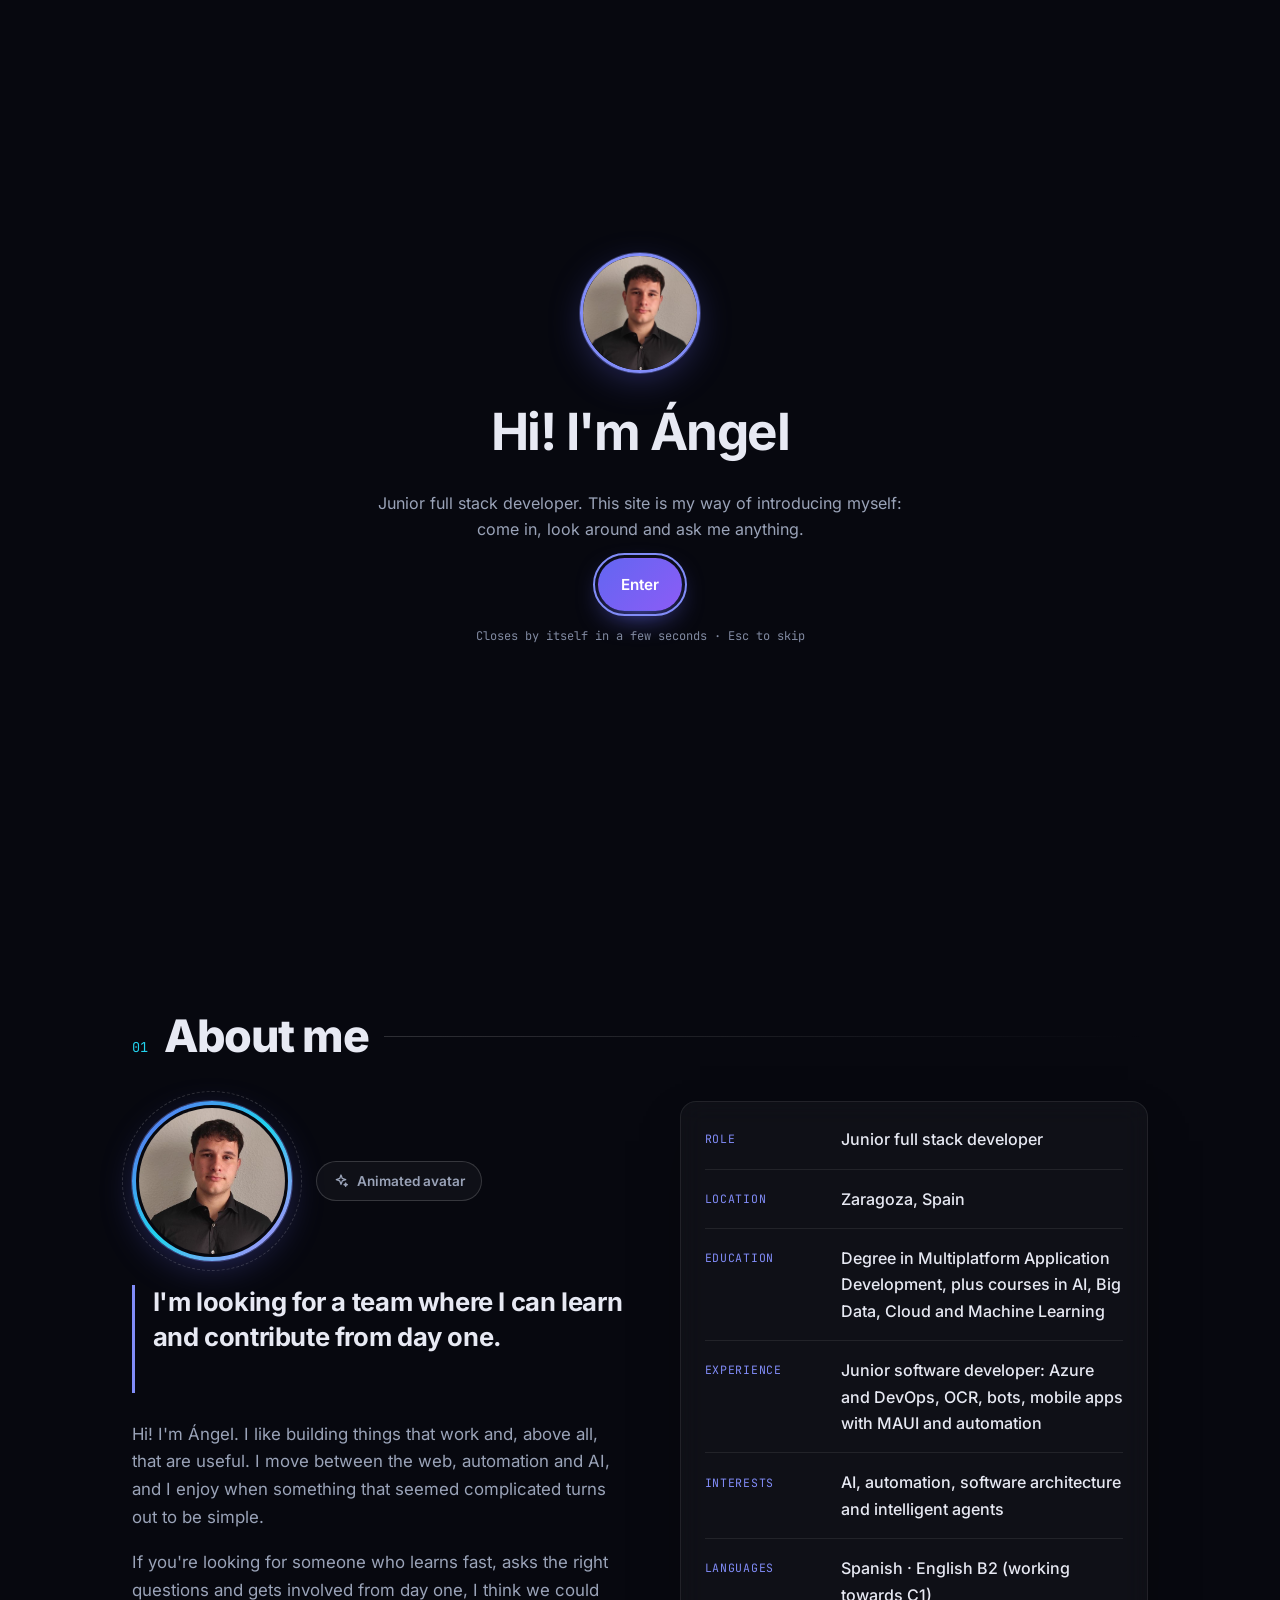
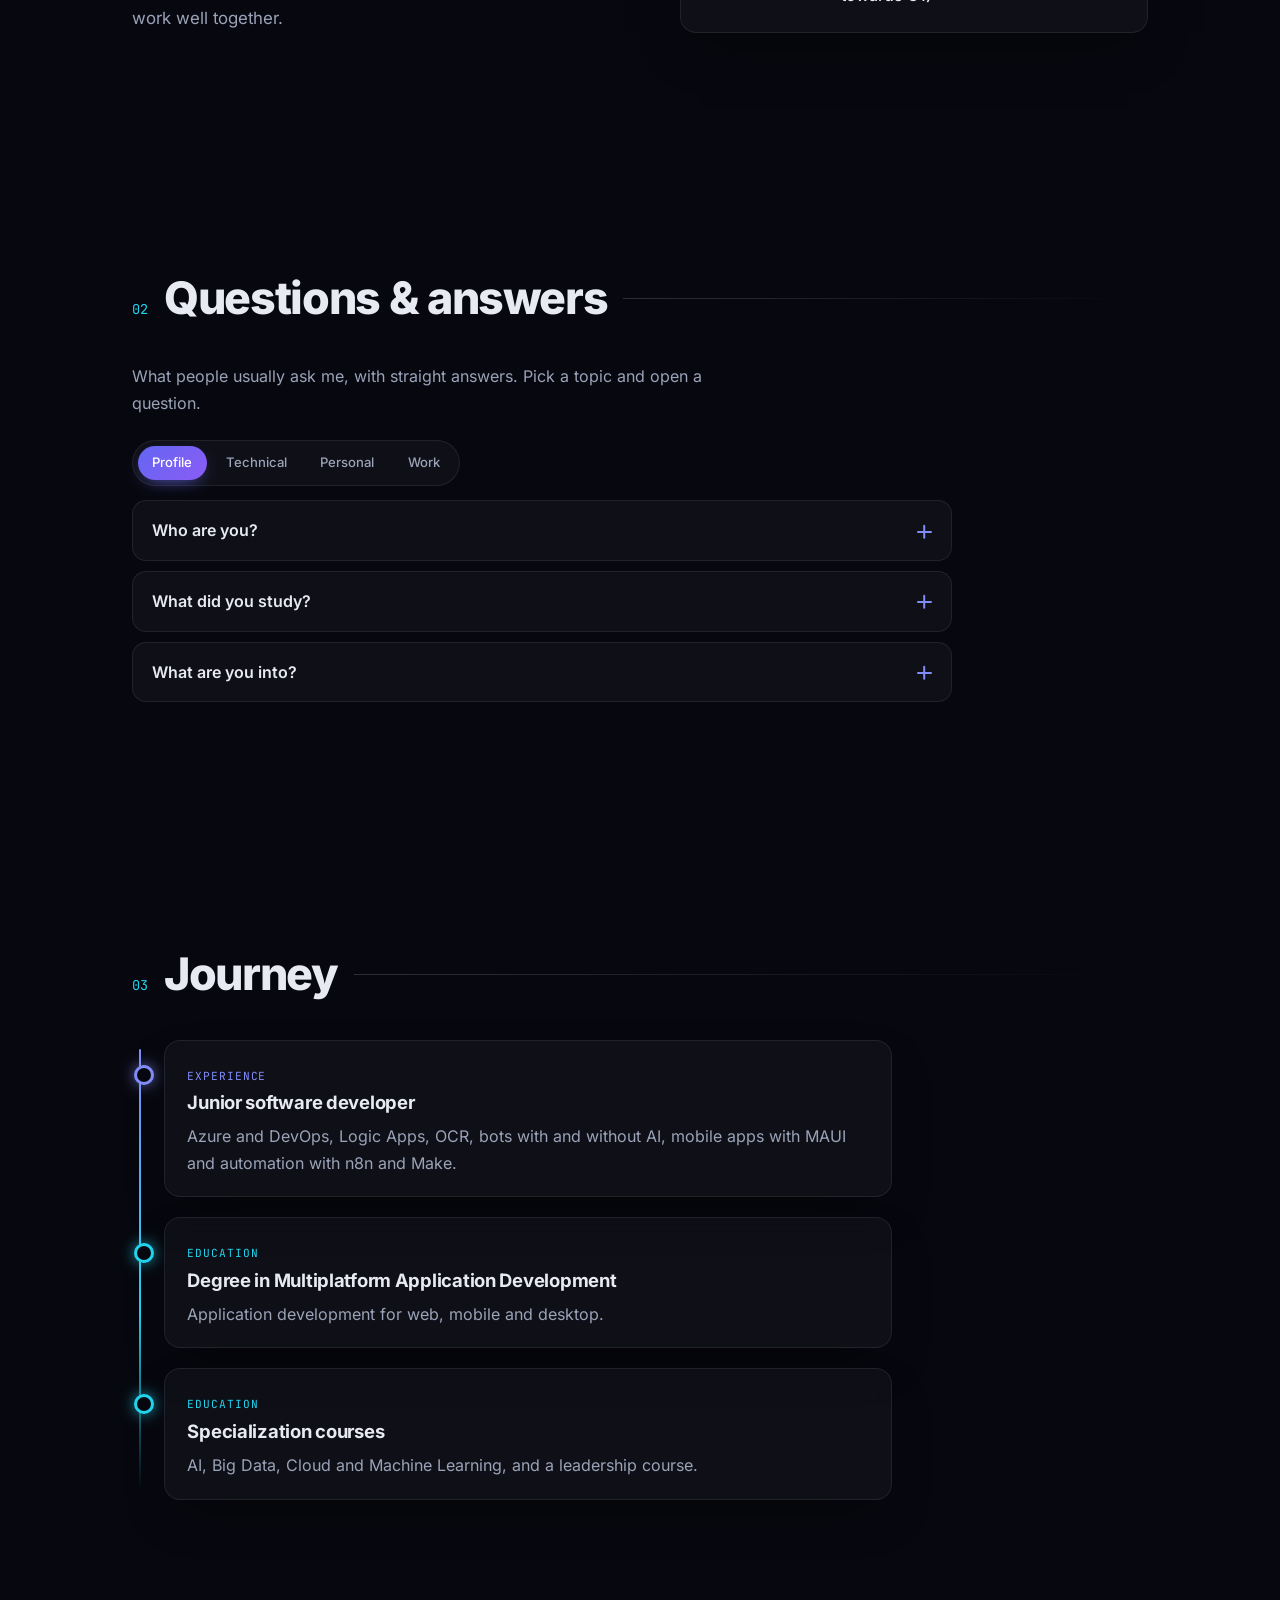
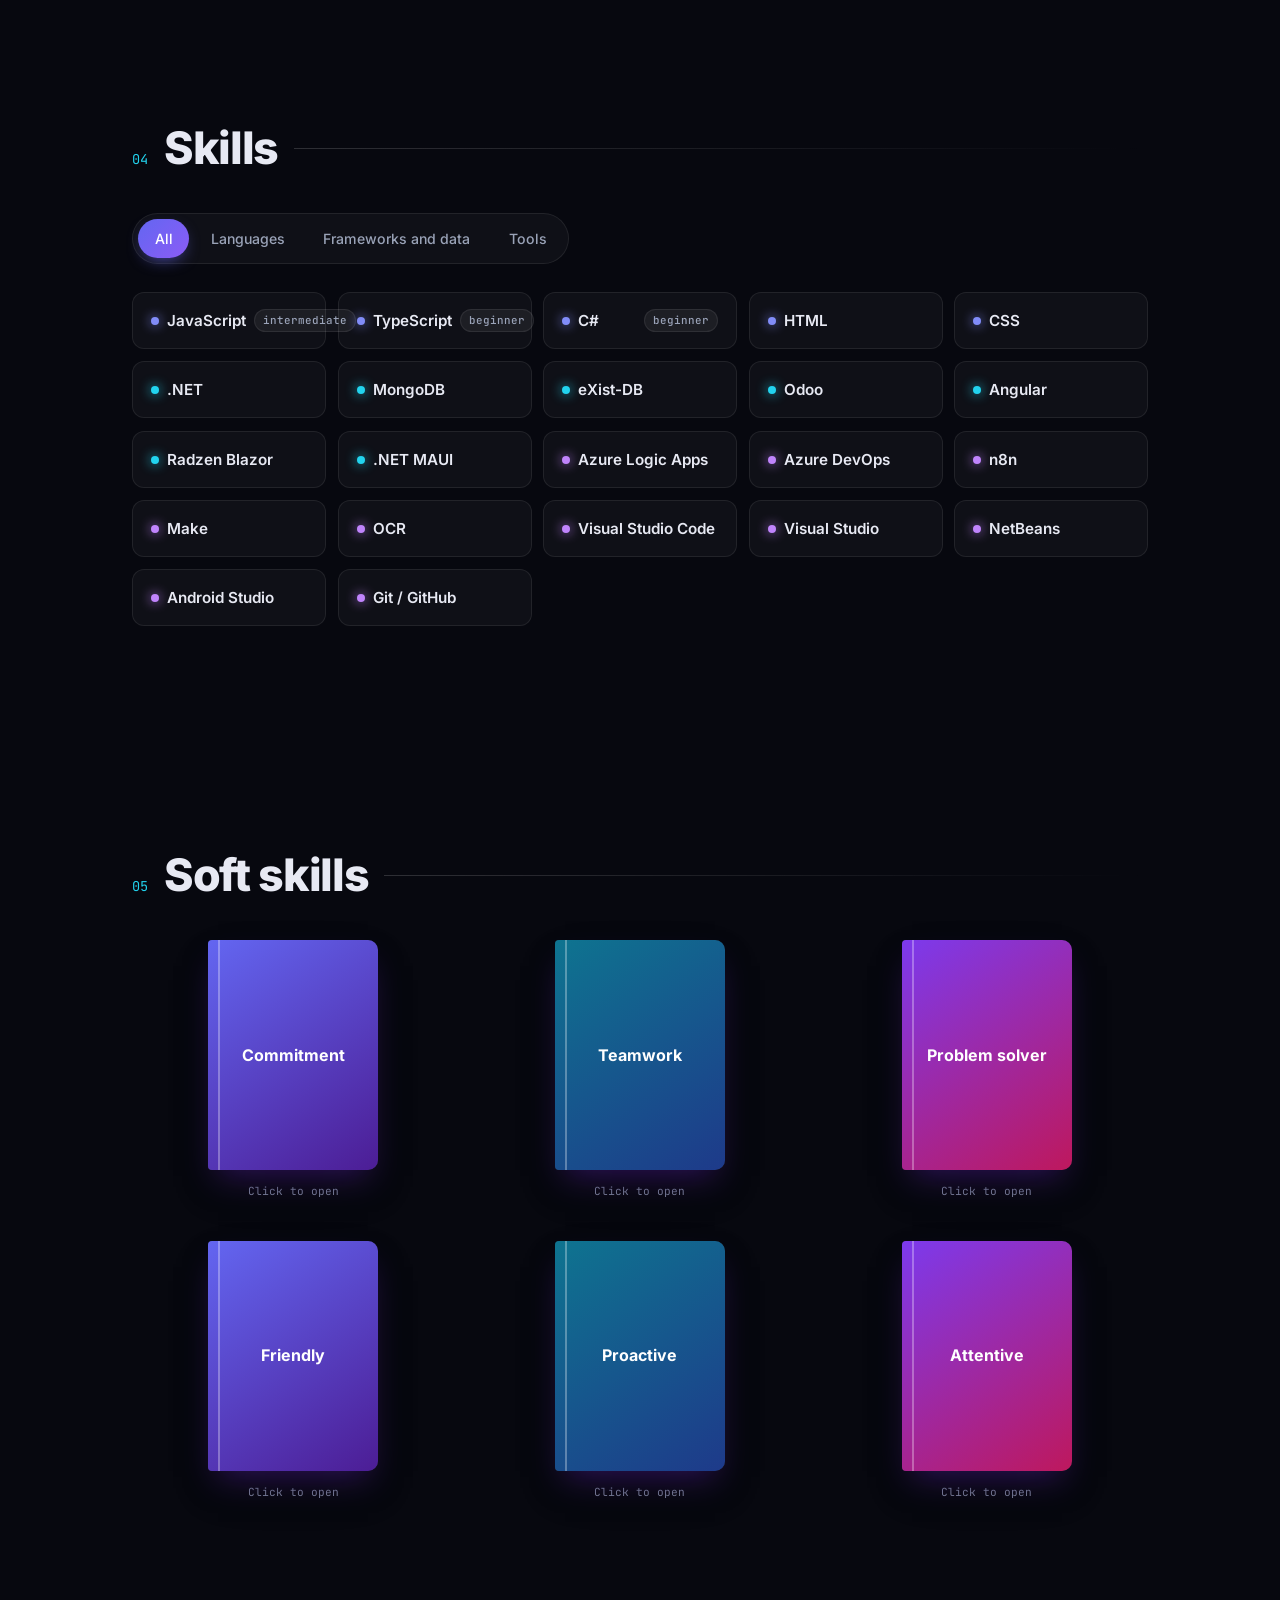
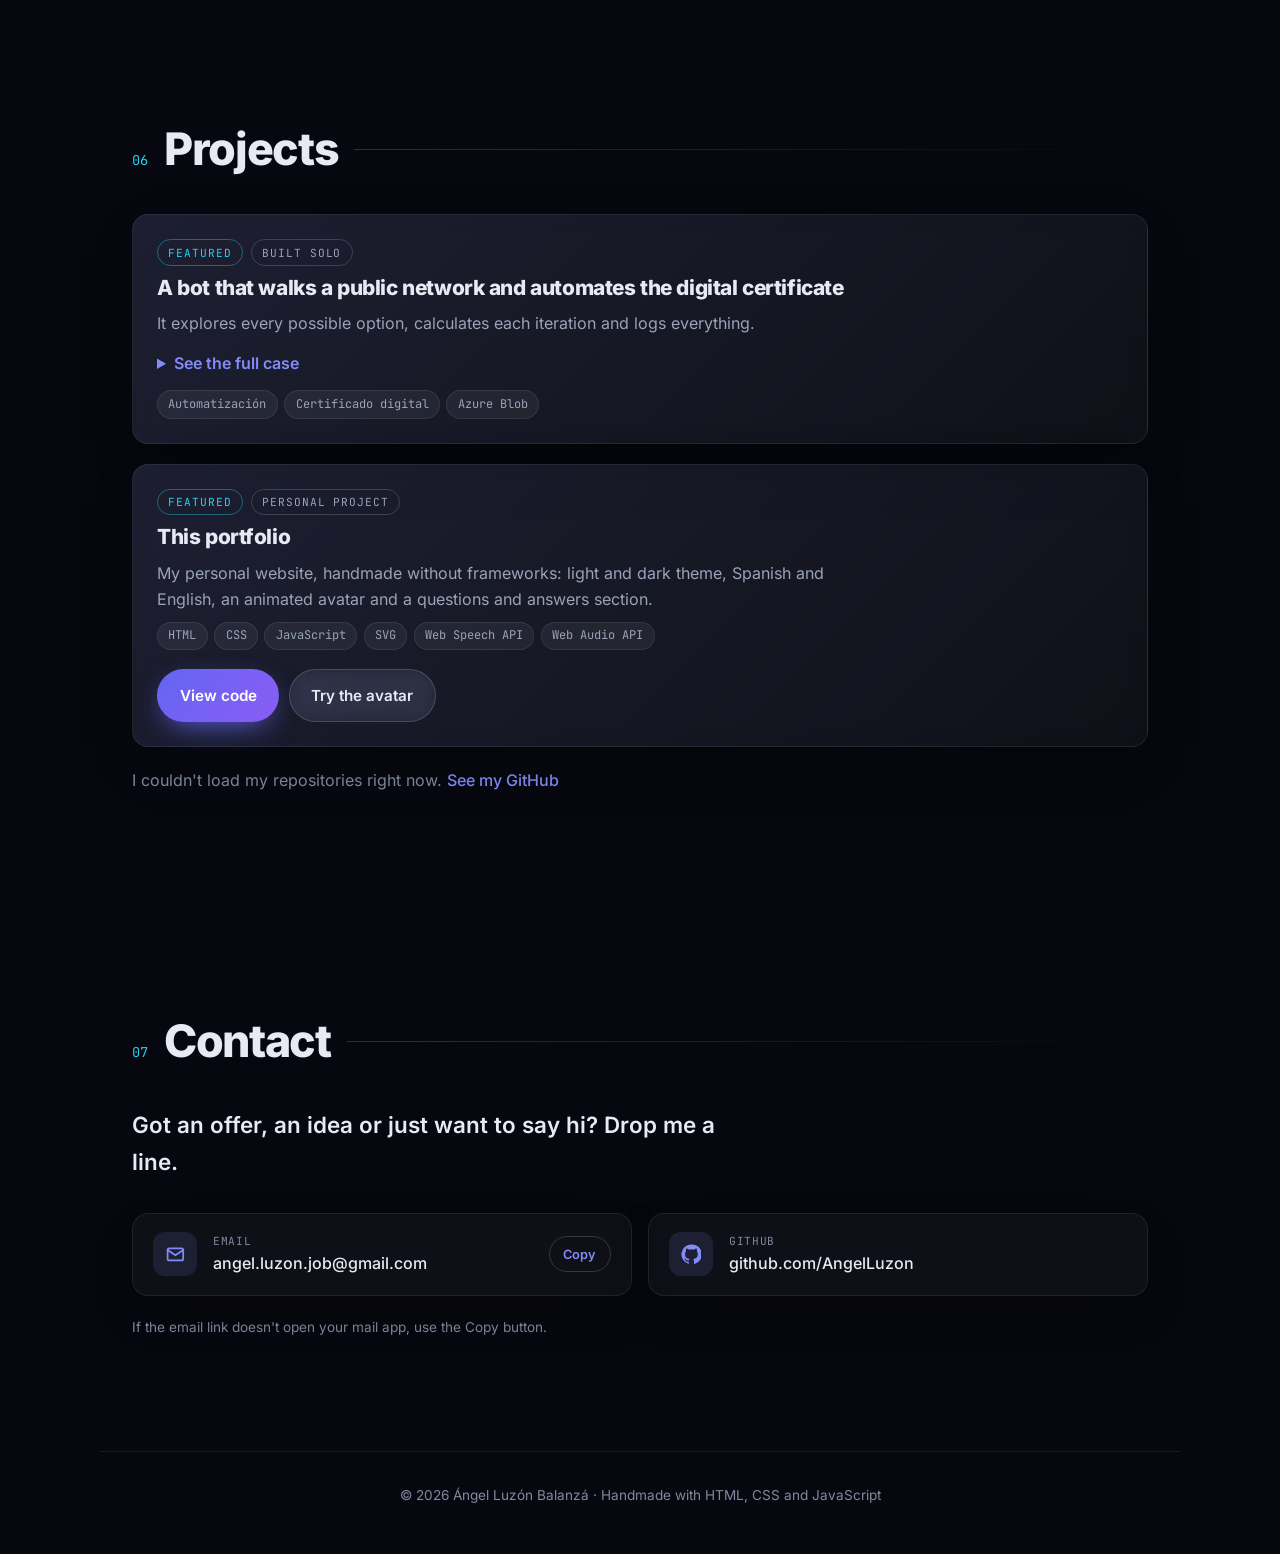
<file: index.html>
<!DOCTYPE html>
<html lang="es" data-theme="dark">
<head>
  <meta charset="UTF-8">
  <meta name="viewport" content="width=device-width, initial-scale=1.0">
  <title>Ángel Luzón Balanzá | Portfolio</title>
  <meta name="description" content="Portfolio de Ángel Luzón Balanzá, desarrollador full stack junior con foco en IA y automatización.">
  <meta name="theme-color" content="#07080f">
  <meta name="color-scheme" content="dark light">
  <meta name="author" content="Ángel Luzón Balanzá">
  <link rel="icon" href="img/favicon-32.png" sizes="32x32" type="image/png">
  <link rel="apple-touch-icon" href="img/apple-touch-icon.png">
  <link rel="canonical" href="https://angelluzon.github.io/">

  <meta property="og:type" content="website">
  <meta property="og:site_name" content="Ángel Luzón Balanzá">
  <meta property="og:locale" content="es_ES">
  <meta property="og:locale:alternate" content="en_US">
  <meta property="og:title" content="Ángel Luzón Balanzá | Portfolio">
  <meta property="og:description" content="Desarrollador full stack junior · IA y automatización.">
  <meta property="og:url" content="https://angelluzon.github.io">
  <meta property="og:image" content="https://angelluzon.github.io/og.png">
  <meta property="og:image:width" content="1200">
  <meta property="og:image:height" content="630">
  <meta property="og:image:alt" content="Ángel Luzón Balanzá, desarrollador full stack junior">
  <meta name="twitter:card" content="summary_large_image">
  <meta name="twitter:title" content="Ángel Luzón Balanzá | Portfolio">
  <meta name="twitter:description" content="Desarrollador full stack junior · IA y automatización.">
  <meta name="twitter:image" content="https://angelluzon.github.io/og.png">

  <!-- Aplica el tema antes de pintar para evitar el parpadeo -->
  <script>
    (function () {
      var tema = null;
      try { tema = localStorage.getItem("tema"); } catch (e) {}
      if (tema !== "light" && tema !== "dark") tema = "dark";
      document.documentElement.setAttribute("data-theme", tema);
    })();
  </script>

  <link rel="preload" href="fonts/inter-latin.woff2" as="font" type="font/woff2" crossorigin>
  <link rel="preload" href="fonts/jetbrains-mono-latin.woff2" as="font" type="font/woff2" crossorigin>
  <link rel="stylesheet" href="style.css?v=6">

  <script type="application/ld+json">
  {
    "@context": "https://schema.org",
    "@type": "Person",
    "name": "Ángel Luzón Balanzá",
    "url": "https://angelluzon.github.io",
    "image": "https://angelluzon.github.io/img/avatar.jpg",
    "jobTitle": "Desarrollador full stack junior",
    "description": "Desarrollador full stack junior con foco en IA y automatización.",
    "address": { "@type": "PostalAddress", "addressLocality": "Zaragoza", "addressCountry": "ES" },
    "sameAs": ["https://github.com/AngelLuzon"],
    "knowsAbout": ["JavaScript", "TypeScript", "C#", ".NET", "MongoDB", "Odoo", "Azure Logic Apps", "Inteligencia artificial", "Automatización", "OCR"]
  }
  </script>
</head>
<body>
  <a class="saltar" href="#contenido" data-i18n="saltar">Saltar al contenido</a>
  <div id="progreso" aria-hidden="true"></div>
  <div id="aviso" class="aviso-flotante" role="status" aria-live="polite"></div>

  <div id="intro" class="intro" role="dialog" aria-modal="true" aria-labelledby="intro-titulo" hidden>
    <img class="intro-foto" src="img/avatar.jpg" alt="" width="120" height="120">
    <h2 class="intro-titulo" id="intro-titulo" data-i18n="intro_titulo">¡Hola! Soy Ángel</h2>
    <p class="intro-texto" data-i18n="intro_texto">Desarrollador full stack junior. Esta web es mi forma de presentarme: pasa, mira y pregúntame lo que quieras.</p>
    <div class="intro-botones">
      <button type="button" class="boton boton-primario" id="intro-entrar"><span data-i18n="intro_entrar">Entrar</span></button>
    </div>
    <p class="intro-pista" data-i18n="intro_pista">Se cierra sola en unos segundos · Esc para saltar</p>
  </div>

  <div id="cursor-punto" aria-hidden="true"></div>
  <div id="cursor-anillo" aria-hidden="true"></div>

  <div class="fondo" aria-hidden="true">
    <div class="rejilla"></div>
    <div class="orbe orbe-1"></div>
    <div class="orbe orbe-2"></div>
    <div class="orbe orbe-3"></div>
  </div>

  <header class="barra" id="barra">
    <div class="barra-interior">
      <a href="#inicio" class="logo" aria-label="Inicio">
        <img class="logo-marca" src="img/avatar.jpg" alt="" width="36" height="36">
      </a>

      <nav class="menu" id="menu" aria-label="Principal">
        <a href="#sobre" class="menu-enlace" data-i18n="tab_sobre">Sobre mí</a>
        <a href="#preguntas" class="menu-enlace" data-i18n="tab_preguntas">Preguntas</a>
        <a href="#trayectoria" class="menu-enlace" data-i18n="tab_trayectoria">Trayectoria</a>
        <a href="#competencias" class="menu-enlace" data-i18n="tab_competencias">Competencias</a>
        <a href="#aptitudes" class="menu-enlace" data-i18n="tab_aptitudes">Aptitudes</a>
        <a href="#proyectos" class="menu-enlace" data-i18n="tab_proyectos">Proyectos</a>
        <a href="#contacto" class="menu-enlace" data-i18n="tab_contacto">Contacto</a>
      </nav>

      <div class="acciones">
        <button id="paleta-abrir" type="button" class="boton-icono boton-paleta" aria-haspopup="dialog" aria-label="Abrir la paleta de comandos" data-i18n-aria="paleta_abrir">
          <svg viewBox="0 0 24 24" aria-hidden="true"><circle cx="11" cy="11" r="7"/><path d="M21 21l-4.3-4.3"/></svg>
          <kbd class="atajo" aria-hidden="true">Ctrl K</kbd>
        </button>
        <button id="tema" type="button" class="boton-icono" aria-label="Cambiar tema">
          <svg class="icono-sol" viewBox="0 0 24 24" aria-hidden="true"><circle cx="12" cy="12" r="4"/><path d="M12 2v2M12 20v2M4.93 4.93l1.41 1.41M17.66 17.66l1.41 1.41M2 12h2M20 12h2M4.93 19.07l1.41-1.41M17.66 6.34l1.41-1.41"/></svg>
          <svg class="icono-luna" viewBox="0 0 24 24" aria-hidden="true"><path d="M21 12.79A9 9 0 1 1 11.21 3 7 7 0 0 0 21 12.79z"/></svg>
        </button>
        <button id="idioma" type="button" class="boton-icono boton-idioma" aria-label="Change language">EN</button>
        <button id="hamburguesa" type="button" class="boton-icono hamburguesa" aria-label="Abrir menú" aria-expanded="false" aria-controls="menu">
          <span></span><span></span>
        </button>
      </div>
    </div>
  </header>

  <section class="hero" id="inicio" aria-labelledby="titulo-nombre">
    <p class="etiqueta"><span class="punto-pulso" aria-hidden="true"></span><span data-i18n="etiqueta">Portfolio</span></p>
    <h1 class="nombre" id="titulo-nombre">Ángel<br><span class="degradado">Luzón Balanzá</span></h1>
    <p class="rol"><span class="prompt" aria-hidden="true">&gt;</span> <span id="rol" data-i18n="rol">Desarrollador full stack junior · IA y automatización</span><span class="caret" aria-hidden="true"></span></p>

    <div class="cta">
      <a href="#" download class="boton boton-primario enlace-cv" hidden>
        <svg viewBox="0 0 24 24" aria-hidden="true"><path d="M12 3v12M7 10l5 5 5-5M5 21h14"/></svg>
        <span data-i18n="cv">Descargar CV</span>
      </a>
      <a href="#contacto" class="boton boton-secundario"><span data-i18n="hablemos">Hablemos</span></a>
      <a href="https://github.com/AngelLuzon" target="_blank" rel="noopener" class="boton-icono boton-social" aria-label="GitHub">
        <svg viewBox="0 0 24 24" aria-hidden="true" class="relleno"><path d="M12 .5a11.5 11.5 0 0 0-3.64 22.41c.58.1.79-.25.79-.56v-2c-3.2.7-3.88-1.37-3.88-1.37-.52-1.33-1.28-1.69-1.28-1.69-1.05-.71.08-.7.08-.7 1.16.08 1.77 1.19 1.77 1.19 1.03 1.77 2.7 1.26 3.36.96.1-.75.4-1.26.73-1.55-2.55-.29-5.24-1.28-5.24-5.69 0-1.26.45-2.29 1.19-3.1-.12-.29-.52-1.46.11-3.05 0 0 .97-.31 3.17 1.18a11 11 0 0 1 5.77 0c2.2-1.49 3.17-1.18 3.17-1.18.63 1.59.23 2.76.11 3.05.74.81 1.19 1.84 1.19 3.1 0 4.42-2.69 5.4-5.25 5.68.41.36.78 1.06.78 2.14v3.17c0 .31.21.67.8.56A11.5 11.5 0 0 0 12 .5z"/></svg>
      </a>
      <a href="#" target="_blank" rel="noopener" class="boton-icono boton-social enlace-linkedin" aria-label="LinkedIn" hidden>
        <svg viewBox="0 0 24 24" aria-hidden="true" class="relleno"><path d="M20.447 20.452h-3.554v-5.569c0-1.328-.027-3.037-1.852-3.037-1.853 0-2.136 1.445-2.136 2.939v5.667H9.351V9h3.414v1.561h.046c.477-.9 1.637-1.85 3.37-1.85 3.601 0 4.267 2.37 4.267 5.455v6.286zM5.337 7.433c-1.144 0-2.063-.926-2.063-2.065 0-1.138.92-2.063 2.063-2.063 1.14 0 2.064.925 2.064 2.063 0 1.139-.925 2.065-2.064 2.065zm1.782 13.019H3.555V9h3.564v11.452zM22.225 0H1.771C.792 0 0 .774 0 1.729v20.542C0 23.227.792 24 1.771 24h20.451C23.2 24 24 23.227 24 22.271V1.729C24 .774 23.2 0 22.222 0h.003z"/></svg>
      </a>
    </div>

    <a href="#sobre" class="scroll" aria-label="Explorar">
      <span data-i18n="scroll">Explorar</span>
      <span class="raton" aria-hidden="true"><span></span></span>
    </a>
  </section>

  <main id="contenido" tabindex="-1">
    <section id="sobre" class="seccion">
      <header class="seccion-cabecera revelar">
        <span class="seccion-num">01</span>
        <h2 data-i18n="sobre_titulo">Sobre mí</h2>
      </header>

      <div class="sobre-grid">
        <div class="sobre-texto revelar">
          <div class="avatar-zona" id="avatar-zona" data-avatar="foto">
            <figure class="avatar">
              <div class="avatar-lienzo">
                <img src="img/avatar.jpg" alt="Foto de Ángel Luzón Balanzá" width="480" height="480" loading="lazy" decoding="async">
                <svg id="avatar-dibujo" viewBox="20 10 160 160" role="img" aria-label="Avatar de dibujo animado de Ángel" data-boca="c" focusable="false">
                  <defs>
                    <linearGradient id="av-fondo" x1="0" y1="0" x2="0.6" y2="1">
                      <stop offset="0" stop-color="#e8e4df"/>
                      <stop offset="1" stop-color="#bcb6af"/>
                    </linearGradient>
                    <radialGradient id="av-vineta" cx="0.5" cy="0.42" r="0.78">
                      <stop offset="0.55" stop-color="#000" stop-opacity="0"/>
                      <stop offset="1" stop-color="#000" stop-opacity="0.3"/>
                    </radialGradient>
                    <radialGradient id="av-piel" gradientUnits="userSpaceOnUse" cx="98" cy="88" r="72">
                      <stop offset="0" stop-color="#efc6a4"/>
                      <stop offset="0.55" stop-color="#dfac86"/>
                      <stop offset="1" stop-color="#c3885f"/>
                    </radialGradient>
                    <linearGradient id="av-cuello" x1="0" y1="0" x2="0" y2="1">
                      <stop offset="0" stop-color="#b9805d"/>
                      <stop offset="0.5" stop-color="#d49b77"/>
                      <stop offset="1" stop-color="#dda57f"/>
                    </linearGradient>
                    <linearGradient id="av-camisa" x1="0" y1="0" x2="0" y2="1">
                      <stop offset="0" stop-color="#2b2b36"/>
                      <stop offset="1" stop-color="#121217"/>
                    </linearGradient>
                    <radialGradient id="av-iris" cx="0.5" cy="0.5" r="0.5">
                      <stop offset="0" stop-color="#85552f"/>
                      <stop offset="0.55" stop-color="#50301b"/>
                      <stop offset="0.9" stop-color="#2c180d"/>
                      <stop offset="1" stop-color="#170b05"/>
                    </radialGradient>
                    <linearGradient id="av-esclera" x1="0" y1="0" x2="0" y2="1">
                      <stop offset="0" stop-color="#cdc3b9"/>
                      <stop offset="0.4" stop-color="#f6f1ea"/>
                      <stop offset="1" stop-color="#e9e0d6"/>
                    </linearGradient>
                    <linearGradient id="av-diente" x1="0" y1="0" x2="0" y2="1">
                      <stop offset="0" stop-color="#fbf8f2"/>
                      <stop offset="1" stop-color="#dad3c8"/>
                    </linearGradient>
                    <radialGradient id="av-lengua" cx="0.5" cy="0.35" r="0.75">
                      <stop offset="0" stop-color="#e78896"/>
                      <stop offset="1" stop-color="#b44f5e"/>
                    </radialGradient>
                    <linearGradient id="av-plata" x1="0" y1="0" x2="1" y2="1">
                      <stop offset="0" stop-color="#f1f4fa"/>
                      <stop offset="1" stop-color="#9aa3b3"/>
                    </linearGradient>

                    <filter id="av-b1" x="-30%" y="-30%" width="160%" height="160%"><feGaussianBlur stdDeviation="1"/></filter>
                    <filter id="av-b2" x="-30%" y="-30%" width="160%" height="160%"><feGaussianBlur stdDeviation="2"/></filter>
                    <filter id="av-b4" x="-40%" y="-40%" width="180%" height="180%"><feGaussianBlur stdDeviation="4"/></filter>

                    <clipPath id="av-cara">
                      <path d="M56 88 C56 57 77 40 100 40 C123 40 144 57 144 88 C144 112 138 128 127 140 C118 148 109 153 100 153 C91 153 82 148 73 140 C62 128 56 112 56 88 Z"/>
                    </clipPath>
                    <clipPath id="av-ojo-i"><path d="M72.5 91 Q81 82.5 89.5 91 Q81 99.5 72.5 91 Z"/></clipPath>
                    <clipPath id="av-ojo-d"><path d="M110.5 91 Q119 82.5 127.5 91 Q119 99.5 110.5 91 Z"/></clipPath>

                    <pattern id="av-barba" width="6" height="6" patternUnits="userSpaceOnUse">
                      <circle cx="1" cy="1" r="0.36" fill="#2a1a14"/>
                      <circle cx="4.1" cy="2.4" r="0.3" fill="#2a1a14"/>
                      <circle cx="2.2" cy="4.6" r="0.34" fill="#2a1a14"/>
                      <circle cx="5.2" cy="5.2" r="0.28" fill="#2a1a14"/>
                      <circle cx="3.2" cy="0.4" r="0.26" fill="#2a1a14"/>
                    </pattern>
                    <mask id="av-mascara-barba" maskUnits="userSpaceOnUse" x="40" y="90" width="120" height="75">
                      <g filter="url(#av-b2)" fill="#fff">
                        <path d="M58 112 C60 134 78 150 100 154 C122 150 140 134 142 112 C134 126 120 132 100 132 C80 132 66 126 58 112 Z"/>
                        <path d="M87 117 Q100 111 113 117 Q113 125 100 126 Q87 125 87 117 Z"/>
                        <ellipse cx="100" cy="140" rx="14" ry="9"/>
                      </g>
                    </mask>
                  </defs>

                  <!-- fondo de estudio -->
                  <rect x="0" y="0" width="200" height="200" fill="url(#av-fondo)"/>
                  <rect x="0" y="0" width="200" height="200" fill="url(#av-vineta)"/>

                  <g class="av-respira">
                    <!-- cuello y camisa negra de cuello abierto -->
                    <path d="M82 112 V150 L100 177 L118 150 V112 Z" fill="url(#av-cuello)"/>
                    <path d="M85 124 Q86 140 89 152 M115 124 Q114 140 111 152" stroke="#8d5236" stroke-width="3" fill="none" opacity=".3" filter="url(#av-b2)"/>
                    <ellipse cx="100" cy="154" rx="21" ry="8" fill="#6e3f2a" opacity=".42" filter="url(#av-b4)"/>
                    <path d="M90 161 Q95 163.4 100 161.4 Q105 163.4 110 161" stroke="#b07755" stroke-width="1.3" fill="none" stroke-linecap="round" opacity=".4"/>

                    <path d="M4 200 C8 168 44 154 80 149 L100 177 L120 149 C156 154 192 168 196 200 Z" fill="url(#av-camisa)"/>
                    <ellipse cx="42" cy="178" rx="27" ry="9" fill="#5a5a6c" opacity=".28" filter="url(#av-b4)" transform="rotate(-18 42 178)"/>
                    <ellipse cx="158" cy="178" rx="27" ry="9" fill="#5a5a6c" opacity=".28" filter="url(#av-b4)" transform="rotate(18 158 178)"/>
                    <path d="M30 195 Q48 179 74 173 M170 195 Q152 179 126 173 M52 200 Q66 187 84 181 M148 200 Q134 187 116 181" stroke="#3a3a48" stroke-width="1.4" fill="none" stroke-linecap="round" opacity=".7"/>
                    <path d="M79 146 L100 177 L66 175 Q68 158 79 146 Z" fill="#242430" stroke="#3d3d4d" stroke-width="1.1" stroke-linejoin="round"/>
                    <path d="M121 146 L100 177 L134 175 Q132 158 121 146 Z" fill="#242430" stroke="#3d3d4d" stroke-width="1.1" stroke-linejoin="round"/>
                    <path d="M79.5 150.5 L94 172 M120.5 150.5 L106 172" stroke="#565668" stroke-width=".7" fill="none" stroke-dasharray="1.7 1.7" opacity=".8"/>
                    <path d="M100 179 V200" stroke="#33333f" stroke-width="1.6"/>
                    <circle cx="100" cy="186.5" r="2.5" fill="#d3d7e0" stroke="#8a90a0" stroke-width=".6"/>
                    <circle cx="99.3" cy="186.5" r=".38" fill="#6c7280"/><circle cx="100.7" cy="186.5" r=".38" fill="#6c7280"/>
                    <circle cx="100" cy="197" r="2.5" fill="#d3d7e0" stroke="#8a90a0" stroke-width=".6"/>
                    <circle cx="99.3" cy="197" r=".38" fill="#6c7280"/><circle cx="100.7" cy="197" r=".38" fill="#6c7280"/>

                    <!-- cabeza -->
                    <g class="av-giro">
                      <g class="av-cabeza">
                        <!-- orejas con detalle y pendiente -->
                        <ellipse cx="55" cy="101" rx="8" ry="12.5" fill="url(#av-piel)"/>
                        <ellipse cx="56.2" cy="101" rx="3.3" ry="7" fill="#c68a66" opacity=".75"/>
                        <path d="M51.4 94 Q48.4 101 52 109" stroke="#bd8160" stroke-width="1" fill="none" opacity=".7"/>
                        <ellipse cx="145" cy="101" rx="8" ry="12.5" fill="url(#av-piel)"/>
                        <ellipse cx="143.8" cy="101" rx="3.3" ry="7" fill="#c68a66" opacity=".75"/>
                        <path d="M148.6 94 Q151.6 101 148 109" stroke="#bd8160" stroke-width="1" fill="none" opacity=".7"/>
                        <circle cx="146.6" cy="116.6" r="3.4" fill="none" stroke="url(#av-plata)" stroke-width="1.7"/>
                        <path d="M144.4 114.6 Q146 113.6 147.8 114.2" stroke="#fff" stroke-width=".7" fill="none" stroke-linecap="round" opacity=".8"/>

                        <!-- cara -->
                        <path d="M56 88 C56 57 77 40 100 40 C123 40 144 57 144 88 C144 112 138 128 127 140 C118 148 109 153 100 153 C91 153 82 148 73 140 C62 128 56 112 56 88 Z" fill="url(#av-piel)"/>

                        <!-- luces y sombras que dan volumen -->
                        <g clip-path="url(#av-cara)">
                          <path d="M56 88 C56 57 77 40 100 40 C123 40 144 57 144 88 C144 112 138 128 127 140 C118 148 109 153 100 153 C91 153 82 148 73 140 C62 128 56 112 56 88 Z" fill="none" stroke="#6e3f2a" stroke-width="7" opacity=".3" filter="url(#av-b2)"/>
                          <ellipse cx="100" cy="55" rx="25" ry="9" fill="#fff" opacity=".16" filter="url(#av-b4)"/>
                          <ellipse cx="74" cy="103" rx="9" ry="6" fill="#fff" opacity=".1" filter="url(#av-b2)"/>
                          <ellipse cx="126" cy="103" rx="9" ry="6" fill="#fff" opacity=".1" filter="url(#av-b2)"/>
                          <circle cx="73" cy="115" r="8" fill="#d98466" opacity=".12" filter="url(#av-b2)"/>
                          <circle cx="127" cy="115" r="8" fill="#d98466" opacity=".12" filter="url(#av-b2)"/>
                          <ellipse cx="81" cy="88" rx="12" ry="8" fill="#9a5a3d" opacity=".2" filter="url(#av-b2)"/>
                          <ellipse cx="119" cy="88" rx="12" ry="8" fill="#9a5a3d" opacity=".2" filter="url(#av-b2)"/>
                          <path d="M74 97.4 Q81 100.4 88 97.4 M112 97.4 Q119 100.4 126 97.4" stroke="#b57553" stroke-width="1.6" fill="none" opacity=".35" filter="url(#av-b1)"/>
                          <path d="M67 61 Q74 76 83 60 Q93 77 103 59 Q113 76 122 60 Q131 75 140 61" stroke="#4a2a1b" stroke-width="5" fill="none" opacity=".32" filter="url(#av-b2)"/>
                          <path d="M92.6 92 Q90 105 92 113 L96.5 114 Q95 103 96.6 92 Z" fill="#8d5236" opacity=".24" filter="url(#av-b1)"/>
                          <path d="M99.6 93 Q99 103 99.8 110" stroke="#fff" stroke-width="2.4" fill="none" opacity=".24" filter="url(#av-b1)"/>
                          <ellipse cx="100" cy="112" rx="3" ry="2" fill="#fff" opacity=".22" filter="url(#av-b1)"/>
                          <ellipse cx="95" cy="114.4" rx="3" ry="2.4" fill="#b07755" opacity=".35" filter="url(#av-b1)"/>
                          <ellipse cx="105" cy="114.4" rx="3" ry="2.4" fill="#b07755" opacity=".35" filter="url(#av-b1)"/>
                          <ellipse cx="100" cy="121" rx="3.6" ry="3" fill="#b07755" opacity=".16" filter="url(#av-b1)"/>
                          <path d="M89 112 Q85 121 88 128 M111 112 Q115 121 112 128" stroke="#b07755" stroke-width="1.1" fill="none" opacity=".26" filter="url(#av-b1)"/>
                          <ellipse cx="100" cy="137.4" rx="9.5" ry="2.7" fill="#8d5236" opacity=".28" filter="url(#av-b1)"/>
                          <ellipse cx="100" cy="145" rx="7.5" ry="4" fill="#fff" opacity=".13" filter="url(#av-b2)"/>
                          <!-- barba de dos días -->
                          <rect x="40" y="90" width="120" height="75" fill="url(#av-barba)" mask="url(#av-mascara-barba)" opacity=".55"/>
                        </g>

                        <!-- nariz -->
                        <path d="M97.4 96 Q94.8 108 96.2 113.2 M102.6 96 Q105.2 108 103.8 113.2" stroke="#b27350" stroke-width="1" fill="none" stroke-linecap="round" opacity=".55"/>
                        <ellipse cx="96.8" cy="115.6" rx="2" ry="1.1" fill="#6a3a28" opacity=".6"/>
                        <ellipse cx="103.2" cy="115.6" rx="2" ry="1.1" fill="#6a3a28" opacity=".6"/>

                        <!-- ojo izquierdo (el de la derecha de la imagen es el espejo) -->
                        <g class="av-ojo">
                          <path d="M72.5 91 Q81 82.5 89.5 91 Q81 99.5 72.5 91 Z" fill="url(#av-esclera)"/>
                          <g clip-path="url(#av-ojo-i)">
                            <g class="av-iris">
                              <circle cx="81.8" cy="91.4" r="4.8" fill="url(#av-iris)"/>
                              <circle cx="81.8" cy="91.4" r="2" fill="#0d0603"/>
                              <circle cx="83.5" cy="89.6" r="1.4" fill="#fff" opacity=".95"/>
                              <circle cx="80.2" cy="93.2" r=".7" fill="#fff" opacity=".5"/>
                            </g>
                            <rect x="70" y="82" width="22" height="5.6" fill="url(#av-piel)"/>
                            <rect x="70" y="87.4" width="22" height="3.2" fill="#3a2418" opacity=".3" filter="url(#av-b1)"/>
                          </g>
                          <path d="M71.8 91.4 Q81 82 90.2 91.4" stroke="#1d110c" stroke-width="2.6" fill="none" stroke-linecap="round"/>
                          <path d="M72.6 90.2 L69.8 88.2" stroke="#1d110c" stroke-width="1.3" stroke-linecap="round"/>
                          <path d="M74.5 93.8 Q81 98.4 87.5 94" stroke="#b27350" stroke-width="1" fill="none" opacity=".5"/>
                          <ellipse cx="89.2" cy="92" rx="1" ry=".8" fill="#d98c85" opacity=".6"/>
                        </g>
                        <path class="av-cierre" d="M72.5 91.6 Q81 95.6 89.5 91.6" stroke="#1d110c" stroke-width="1.9" fill="none" stroke-linecap="round"/>
                        <path d="M72 85.4 Q81 78.2 90.5 85.2" stroke="#9a6245" stroke-width="1.1" fill="none" opacity=".55"/>

                        <!-- ojo derecho -->
                        <g class="av-ojo">
                          <path d="M110.5 91 Q119 82.5 127.5 91 Q119 99.5 110.5 91 Z" fill="url(#av-esclera)"/>
                          <g clip-path="url(#av-ojo-d)">
                            <g class="av-iris">
                              <circle cx="119.8" cy="91.4" r="4.8" fill="url(#av-iris)"/>
                              <circle cx="119.8" cy="91.4" r="2" fill="#0d0603"/>
                              <circle cx="121.5" cy="89.6" r="1.4" fill="#fff" opacity=".95"/>
                              <circle cx="118.2" cy="93.2" r=".7" fill="#fff" opacity=".5"/>
                            </g>
                            <rect x="108" y="82" width="22" height="5.6" fill="url(#av-piel)"/>
                            <rect x="108" y="87.4" width="22" height="3.2" fill="#3a2418" opacity=".3" filter="url(#av-b1)"/>
                          </g>
                          <path d="M109.8 91.4 Q119 82 128.2 91.4" stroke="#1d110c" stroke-width="2.6" fill="none" stroke-linecap="round"/>
                          <path d="M127.4 90.2 L130.2 88.2" stroke="#1d110c" stroke-width="1.3" stroke-linecap="round"/>
                          <path d="M112.5 94 Q119 98.4 125.5 93.8" stroke="#b27350" stroke-width="1" fill="none" opacity=".5"/>
                          <ellipse cx="110.8" cy="92" rx="1" ry=".8" fill="#d98c85" opacity=".6"/>
                        </g>
                        <path class="av-cierre" d="M110.5 91.6 Q119 95.6 127.5 91.6" stroke="#1d110c" stroke-width="1.9" fill="none" stroke-linecap="round"/>
                        <path d="M109.5 85.2 Q119 78.2 128 85.4" stroke="#9a6245" stroke-width="1.1" fill="none" opacity=".55"/>

                        <!-- cejas gruesas con pelo -->
                        <g class="av-cejas">
                          <path d="M66.5 83 Q71 77 80 75.8 Q88 75.2 94.5 78.8 Q95 80.8 93.8 81.6 Q88 79.4 81 79.8 Q73 80.6 67.5 85.4 Q66 85 66.5 83 Z" fill="#2a1a14"/>
                          <path d="M133.5 83 Q129 77 120 75.8 Q112 75.2 105.5 78.8 Q105 80.8 106.2 81.6 Q112 79.4 119 79.8 Q127 80.6 132.5 85.4 Q134 85 133.5 83 Z" fill="#2a1a14"/>
                          <path d="M70 81.6 Q78 77.8 88 78.3 M74 82.2 Q82 79 92 79.8 M130 81.6 Q122 77.8 112 78.3 M126 82.2 Q118 79 108 79.8" stroke="#52392e" stroke-width=".6" fill="none" opacity=".7"/>
                        </g>

                        <!-- pelo: volumen, mechones y laterales cortos -->
                        <path d="M56 85 C46 62 52 38 70 31 C74 24 84 24 90 27 C94 20 106 20 110 26 C116 22 126 24 130 30 C148 36 154 62 144 85 C143 75 142 66 140 58 Q131 73 122 57 Q113 74 103 56 Q93 75 83 57 Q74 73 67 58 C61 66 58 75 56 85 Z" fill="#2a1a14"/>
                        <path d="M72 41 Q88 30 104 35 M110 34 Q124 32 137 43" stroke="#5e4436" stroke-width="3.2" fill="none" stroke-linecap="round" opacity=".38" filter="url(#av-b1)"/>
                        <path d="M100 27 Q84 37 70 57 M106 27 Q120 35 134 53 M92 29 Q78 35 62 49 M112 28 Q128 33 142 49 M88 39 Q82 51 78 63 M104 37 Q100 49 98 61 M120 39 Q122 51 126 61" stroke="#4d372d" stroke-width=".8" fill="none" stroke-linecap="round" opacity=".75"/>
                        <path d="M70 45 Q76 37 84 41 M92 35 Q100 29 108 34 M113 37 Q121 31 129 37 M125 46 Q133 42 139 50 M61 57 Q65 49 73 51" stroke="#6a4c3c" stroke-width="1.3" fill="none" stroke-linecap="round" opacity=".55"/>
                        <path d="M96 25 Q97 21 101.5 19.6 M118 27 Q121.5 22.6 126 22.4 M82 29 Q80 25 76.6 24.4" stroke="#2a1a14" stroke-width=".8" fill="none" stroke-linecap="round" opacity=".9"/>

                        <!-- boca: una forma por sonido -->
                        <g class="av-boca">
                          <g class="b-c">
                            <path d="M89.5 127.2 Q94.8 123.6 100 125.2 Q105.2 123.6 110.5 127.2 Q100 128.8 89.5 127.2 Z" fill="#b5605a"/>
                            <path d="M90.8 128 Q100 136 109.2 128 Q100 130.2 90.8 128 Z" fill="#c9766b"/>
                            <path d="M89.5 127.4 Q100 129.4 110.5 127.4" stroke="#5c2427" stroke-width="1.3" fill="none" stroke-linecap="round"/>
                            <ellipse cx="100" cy="131.4" rx="4" ry=".9" fill="#fff" opacity=".2"/>
                          </g>
                          <g class="b-s">
                            <path d="M88.5 125.8 Q94.5 123 100 124.8 Q105.5 123 111.5 125.8 Q100 129.2 88.5 125.8 Z" fill="#b5605a"/>
                            <path d="M90 127.2 Q100 137.4 110 127.2 Q100 131.2 90 127.2 Z" fill="#c9766b"/>
                            <path d="M88.5 126 Q100 130.6 111.5 126" stroke="#5c2427" stroke-width="1.3" fill="none" stroke-linecap="round"/>
                            <path d="M87.4 124.6 Q86.4 126 87.8 127.4 M112.6 124.6 Q113.6 126 112.2 127.4" stroke="#a96a50" stroke-width=".9" fill="none" stroke-linecap="round" opacity=".7"/>
                            <ellipse cx="100" cy="132.2" rx="4.4" ry=".9" fill="#fff" opacity=".2"/>
                          </g>
                          <g class="b-m">
                            <path d="M90.5 127 Q100 125.4 109.5 127 Q100 134 90.5 127 Z" fill="#4a1420"/>
                            <path d="M92 127 Q100 125.4 108 127 L107.6 129.2 Q100 128 92.4 129.2 Z" fill="url(#av-diente)"/>
                            <path d="M89.5 127.2 Q94.8 123.6 100 125.2 Q105.2 123.6 110.5 127.2 Q100 125.6 89.5 127.2 Z" fill="#b5605a"/>
                            <path d="M90.5 127.4 Q100 138.2 109.5 127.4 Q100 133.8 90.5 127.4 Z" fill="#c9766b"/>
                          </g>
                          <g class="b-a">
                            <path d="M88.5 125.8 Q100 123.8 111.5 125.8 Q111 141 100 141.4 Q89 141 88.5 125.8 Z" fill="#4a1420"/>
                            <ellipse cx="100" cy="136.8" rx="6.8" ry="3.5" fill="url(#av-lengua)"/>
                            <path d="M90.2 126 Q100 124.4 109.8 126 L109.2 130.4 Q100 128.8 90.8 130.4 Z" fill="url(#av-diente)"/>
                            <path d="M88.5 125.8 Q94.5 121.8 100 123.6 Q105.5 121.8 111.5 125.8 Q100 124 88.5 125.8 Z" fill="#b5605a"/>
                            <path d="M88.8 126.6 Q89.5 143.4 100 143.6 Q110.5 143.4 111.2 126.6 Q110.6 141 100 141.4 Q89.4 141 88.8 126.6 Z" fill="#c9766b"/>
                          </g>
                          <g class="b-o">
                            <ellipse cx="100" cy="129.6" rx="6.8" ry="8.2" fill="#c0695f"/>
                            <ellipse cx="100" cy="129.6" rx="4" ry="5.5" fill="#4a1420"/>
                            <ellipse cx="100" cy="132.6" rx="2.6" ry="1.9" fill="url(#av-lengua)"/>
                            <path d="M95.4 124.6 Q100 122.4 104.6 124.6" stroke="#fff" stroke-width=".8" fill="none" stroke-linecap="round" opacity=".25"/>
                          </g>
                        </g>
                      </g>
                    </g>
                  </g>
                </svg>
              </div>
            </figure>
            <div class="avatar-controles">
              <button type="button" id="modo-dibujo" class="boton-pildora" aria-pressed="false">
                <svg viewBox="0 0 24 24" aria-hidden="true"><path d="M12 3l1.9 5.1L19 10l-5.1 1.9L12 17l-1.9-5.1L5 10l5.1-1.9z"/><path d="M19 15l.7 1.8 1.8.7-1.8.7L19 20l-.7-1.8-1.8-.7 1.8-.7z"/></svg>
                <span data-i18n="avatar_dibujo">Avatar animado</span>
              </button>
              <button type="button" id="voz" class="boton-pildora" aria-pressed="false" hidden>
                <svg viewBox="0 0 24 24" aria-hidden="true"><path d="M11 5L6 9H3v6h3l5 4z"/><path d="M15.5 8.5a5 5 0 0 1 0 7M18.5 5.5a9 9 0 0 1 0 13"/></svg>
                <span data-i18n="avatar_voz">Voz</span>
              </button>
            </div>
          </div>
          <p id="frase" class="frase" aria-live="polite"></p>

          <p data-i18n="sobre_1">¡Hola! Soy Ángel. Me gusta construir cosas que funcionan y que, sobre todo, sirven para algo. Me muevo entre la web, la automatización y la IA, y disfruto cuando algo que parecía complicado se vuelve sencillo.</p>
          <p data-i18n="sobre_2">Si buscas a alguien que aprenda rápido, pregunte lo necesario y se implique desde el primer día, creo que podemos entendernos.</p>
        </div>

        <dl class="ficha tarjeta revelar">
          <div class="ficha-fila">
            <dt data-i18n="ficha_rol_label">Rol</dt>
            <dd data-i18n="ficha_rol">Desarrollador full stack junior</dd>
          </div>
          <div class="ficha-fila">
            <dt data-i18n="ficha_ubicacion_label">Ubicación</dt>
            <dd data-i18n="ficha_ubicacion">Zaragoza, España</dd>
          </div>
          <div class="ficha-fila">
            <dt data-i18n="ficha_formacion_label">Formación</dt>
            <dd data-i18n="ficha_formacion">Grado en Desarrollo de Aplicaciones Multiplataforma, con cursos de IA, Big Data, Cloud y Machine Learning</dd>
          </div>
          <div class="ficha-fila">
            <dt data-i18n="ficha_experiencia_label">Experiencia</dt>
            <dd data-i18n="ficha_experiencia">Desarrollador software junior: Azure y DevOps, OCR, bots, apps móviles con MAUI y automatizaciones</dd>
          </div>
          <div class="ficha-fila">
            <dt data-i18n="ficha_intereses_label">Intereses</dt>
            <dd data-i18n="ficha_intereses">IA, automatización, arquitectura de software y agentes inteligentes</dd>
          </div>
          <div class="ficha-fila">
            <dt data-i18n="ficha_idiomas_label">Idiomas</dt>
            <dd data-i18n="ficha_idiomas">Español · Inglés B2 (preparando el C1)</dd>
          </div>
        </dl>
      </div>
    </section>

    <section id="preguntas" class="seccion" aria-labelledby="titulo-preguntas">
      <header class="seccion-cabecera revelar">
        <span class="seccion-num">02</span>
        <h2 id="titulo-preguntas" data-i18n="qa_titulo">Preguntas y respuestas</h2>
      </header>
      <p class="qa-intro revelar" data-i18n="qa_intro">Lo que suelen preguntarme, con respuestas directas. Elige un tema y abre la pregunta.</p>
      <div class="preguntas revelar">
        <div id="tabs-preguntas" class="filtros tabs-preguntas" role="group" data-i18n-aria="qa_titulo"></div>
        <div id="lista-preguntas" class="qa-lista"></div>
      </div>
    </section>

    <section id="trayectoria" class="seccion">
      <header class="seccion-cabecera revelar">
        <span class="seccion-num">03</span>
        <h2 data-i18n="trayectoria_titulo">Trayectoria</h2>
      </header>

      <ol class="linea">
        <li class="hito revelar">
          <span class="hito-tipo" data-i18n="tl_tipo_exp">Experiencia</span>
          <h3 data-i18n="tl_1_titulo">Desarrollador software junior</h3>
          <p class="hito-desc" data-i18n="tl_1_desc">Azure y DevOps, Logic Apps, OCR, bots con y sin IA, apps móviles con MAUI y automatizaciones con n8n y Make.</p>
        </li>
        <li class="hito revelar">
          <span class="hito-tipo hito-tipo-form" data-i18n="tl_tipo_form">Formación</span>
          <h3 data-i18n="tl_2_titulo">Grado en Desarrollo de Aplicaciones Multiplataforma</h3>
          <p class="hito-desc" data-i18n="tl_2_desc">Desarrollo de aplicaciones para web, móvil y escritorio.</p>
        </li>
        <li class="hito revelar">
          <span class="hito-tipo hito-tipo-form" data-i18n="tl_tipo_form">Formación</span>
          <h3 data-i18n="tl_3_titulo">Cursos de especialización</h3>
          <p class="hito-desc" data-i18n="tl_3_desc">IA, Big Data, Cloud y Machine Learning, y un curso de liderazgo.</p>
        </li>
      </ol>
    </section>

    <section id="competencias" class="seccion">
      <header class="seccion-cabecera revelar">
        <span class="seccion-num">04</span>
        <h2 data-i18n="competencias_titulo">Competencias</h2>
      </header>

      <div class="filtros revelar" role="group" aria-label="Filtrar competencias">
        <button type="button" class="filtro activo" data-filtro="todas" aria-pressed="true" data-i18n="filtro_todas">Todas</button>
        <button type="button" class="filtro" data-filtro="lenguajes" aria-pressed="false" data-i18n="filtro_lenguajes">Lenguajes</button>
        <button type="button" class="filtro" data-filtro="frameworks" aria-pressed="false" data-i18n="filtro_frameworks">Frameworks y datos</button>
        <button type="button" class="filtro" data-filtro="herramientas" aria-pressed="false" data-i18n="filtro_herramientas">Herramientas</button>
      </div>
      <ul id="lista-competencias" class="chips revelar"></ul>
    </section>

    <section id="aptitudes" class="seccion">
      <header class="seccion-cabecera revelar">
        <span class="seccion-num">05</span>
        <h2 data-i18n="aptitudes_titulo">Aptitudes</h2>
      </header>
      <ul id="lista-aptitudes" class="libros revelar"></ul>
    </section>

    <section id="proyectos" class="seccion">
      <header class="seccion-cabecera revelar">
        <span class="seccion-num">06</span>
        <h2 data-i18n="proyectos_titulo">Proyectos</h2>
      </header>

      <div id="lista-proyectos" class="proyectos-grid revelar">
        <article class="proyecto proyecto-destacado proyecto-caso tarjeta">
          <div class="proyecto-insignias">
            <span class="proyecto-etiqueta" data-i18n="proyecto_destacado">Destacado</span>
            <span class="proyecto-estado" data-i18n="estado_solo">Hecho en solitario</span>
          </div>
          <h3 data-i18n="caso_bot_titulo">Un bot que recorre una red pública y automatiza el certificado digital</h3>
          <p data-i18n="caso_bot_resumen">Explora todas las opciones posibles, calcula cada iteración y deja registro de todo.</p>
          <details class="caso">
            <summary><span data-i18n="caso_ver">Ver el caso completo</span></summary>
            <dl class="caso-detalle">
              <div><dt data-i18n="caso_problema_t">Problema</dt><dd data-i18n="caso_bot_problema">Entrar en una red pública y recorrer todas sus opciones, con muchos casos excepcionales, no es algo que se pueda hacer a mano de forma fiable.</dd></div>
              <div><dt data-i18n="caso_construi_t">Qué construí</dt><dd data-i18n="caso_bot_construi">Un bot completo, de principio a fin y yo solo: desde la lógica hasta el registro de resultados.</dd></div>
              <div><dt data-i18n="caso_como_t">Cómo funciona</dt><dd data-i18n="caso_bot_como">Entra en la red, calcula todas las iteraciones posibles y los casos de uso excepcionales, automatiza el certificado digital y guarda los casos de éxito y los logs en el blob.</dd></div>
              <div><dt data-i18n="caso_resultado_t">Resultado</dt><dd data-i18n="caso_bot_resultado">Un proceso repetitivo que se ejecuta solo y deja trazabilidad completa de lo que ha pasado.</dd></div>
            </dl>
          </details>
          <ul class="tecnologias">
            <li>Automatización</li>
            <li>Certificado digital</li>
            <li>Azure Blob</li>
          </ul>
        </article>
        <article class="proyecto proyecto-destacado tarjeta">
          <div class="proyecto-insignias">
            <span class="proyecto-etiqueta" data-i18n="proyecto_destacado">Destacado</span>
            <span class="proyecto-estado" data-i18n="estado_personal">Proyecto personal</span>
          </div>
          <h3 data-i18n="proy_portfolio_titulo">Este portfolio</h3>
          <p data-i18n="proy_portfolio_desc">Mi web personal, hecha a mano y sin frameworks: tema claro y oscuro, español e inglés, y un avatar animado que habla y responde a tus preguntas.</p>
          <ul class="tecnologias">
            <li>HTML</li>
            <li>CSS</li>
            <li>JavaScript</li>
            <li>SVG</li>
            <li>Web Speech API</li>
            <li>Web Audio API</li>
          </ul>
          <div class="proyecto-enlaces">
            <a class="boton boton-primario" href="https://github.com/AngelLuzon/AngelLuzon.github.io" target="_blank" rel="noopener"><span data-i18n="proy_codigo">Ver código</span></a>
            <a class="boton boton-secundario" href="#sobre"><span data-i18n="proy_avatar">Probar el avatar</span></a>
          </div>
        </article>
      </div>
      <p id="repos-estado" class="repos-estado" role="status"></p>
    </section>

    <section id="contacto" class="seccion">
      <header class="seccion-cabecera revelar">
        <span class="seccion-num">07</span>
        <h2 data-i18n="contacto_titulo">Contacto</h2>
      </header>

      <p class="contacto-intro revelar" data-i18n="contacto_intro">¿Tienes una oferta, una idea o simplemente quieres saludar? Escríbeme.</p>

      <ul class="contacto-lista revelar">
        <li class="contacto-item tarjeta">
          <span class="contacto-icono" aria-hidden="true">
            <svg viewBox="0 0 24 24"><rect x="3" y="5" width="18" height="14" rx="2"/><path d="M3 7l9 6 9-6"/></svg>
          </span>
          <div class="contacto-texto">
            <span class="contacto-label" data-i18n="correo_label">Correo</span>
            <a href="mailto:angel.luzon.job@gmail.com">angel.luzon.job@gmail.com</a>
          </div>
          <button id="copiar" type="button" class="boton-copiar" data-i18n="copiar">Copiar</button>
        </li>

        <li class="contacto-item tarjeta">
          <span class="contacto-icono" aria-hidden="true">
            <svg viewBox="0 0 24 24" class="relleno"><path d="M12 .5a11.5 11.5 0 0 0-3.64 22.41c.58.1.79-.25.79-.56v-2c-3.2.7-3.88-1.37-3.88-1.37-.52-1.33-1.28-1.69-1.28-1.69-1.05-.71.08-.7.08-.7 1.16.08 1.77 1.19 1.77 1.19 1.03 1.77 2.7 1.26 3.36.96.1-.75.4-1.26.73-1.55-2.55-.29-5.24-1.28-5.24-5.69 0-1.26.45-2.29 1.19-3.1-.12-.29-.52-1.46.11-3.05 0 0 .97-.31 3.17 1.18a11 11 0 0 1 5.77 0c2.2-1.49 3.17-1.18 3.17-1.18.63 1.59.23 2.76.11 3.05.74.81 1.19 1.84 1.19 3.1 0 4.42-2.69 5.4-5.25 5.68.41.36.78 1.06.78 2.14v3.17c0 .31.21.67.8.56A11.5 11.5 0 0 0 12 .5z"/></svg>
          </span>
          <div class="contacto-texto">
            <span class="contacto-label">GitHub</span>
            <a href="https://github.com/AngelLuzon" target="_blank" rel="noopener">github.com/AngelLuzon</a>
          </div>
        </li>

        <li class="contacto-item tarjeta enlace-linkedin-item" hidden>
          <span class="contacto-icono" aria-hidden="true">
            <svg viewBox="0 0 24 24" class="relleno"><path d="M20.447 20.452h-3.554v-5.569c0-1.328-.027-3.037-1.852-3.037-1.853 0-2.136 1.445-2.136 2.939v5.667H9.351V9h3.414v1.561h.046c.477-.9 1.637-1.85 3.37-1.85 3.601 0 4.267 2.37 4.267 5.455v6.286zM5.337 7.433c-1.144 0-2.063-.926-2.063-2.065 0-1.138.92-2.063 2.063-2.063 1.14 0 2.064.925 2.064 2.063 0 1.139-.925 2.065-2.064 2.065zm1.782 13.019H3.555V9h3.564v11.452zM22.225 0H1.771C.792 0 0 .774 0 1.729v20.542C0 23.227.792 24 1.771 24h20.451C23.2 24 24 23.227 24 22.271V1.729C24 .774 23.2 0 22.222 0h.003z"/></svg>
          </span>
          <div class="contacto-texto">
            <span class="contacto-label">LinkedIn</span>
            <a href="#" target="_blank" rel="noopener" class="enlace-linkedin">LinkedIn</a>
          </div>
        </li>

        <li class="contacto-item tarjeta enlace-cv-item" hidden>
          <span class="contacto-icono" aria-hidden="true">
            <svg viewBox="0 0 24 24"><path d="M14 3H6a2 2 0 0 0-2 2v14a2 2 0 0 0 2 2h12a2 2 0 0 0 2-2V9z"/><path d="M14 3v6h6M12 12v6M9 15l3 3 3-3"/></svg>
          </span>
          <div class="contacto-texto">
            <span class="contacto-label" data-i18n="cv_label">Currículum</span>
            <a href="#" download class="enlace-cv" data-i18n="cv">Descargar CV</a>
          </div>
        </li>
      </ul>

      <p class="contacto-nota" data-i18n="contacto_nota">Si el enlace del correo no abre tu programa de correo, usa el botón Copiar.</p>
    </section>
  </main>

  <footer class="pie">
    <p>© <span id="anio"></span> Ángel Luzón Balanzá · <span data-i18n="pie">Hecho a mano con HTML, CSS y JavaScript</span></p>
  </footer>

  <button id="subir" type="button" class="boton-subir" aria-label="Volver arriba" data-i18n-aria="subir" hidden>
    <svg viewBox="0 0 24 24" aria-hidden="true"><path d="M12 19V5M5 12l7-7 7 7"/></svg>
  </button>

  <dialog id="paleta" class="paleta" aria-label="Paleta de comandos" data-i18n-aria="paleta_titulo">
    <div class="paleta-caja">
      <input id="paleta-entrada" class="paleta-entrada" type="text" role="combobox" aria-expanded="true" aria-controls="paleta-lista" aria-autocomplete="list" autocomplete="off" spellcheck="false" placeholder="Escribe un comando o busca…" data-i18n-placeholder="paleta_placeholder">
      <ul id="paleta-lista" class="paleta-lista" role="listbox"></ul>
      <p class="paleta-pie" data-i18n="paleta_pie">↑ ↓ moverse · Enter ejecutar · Esc cerrar</p>
    </div>
  </dialog>

  <script src="frases.js?v=6"></script>
  <script src="script.js?v=6"></script>
</body>
</html>
</file>
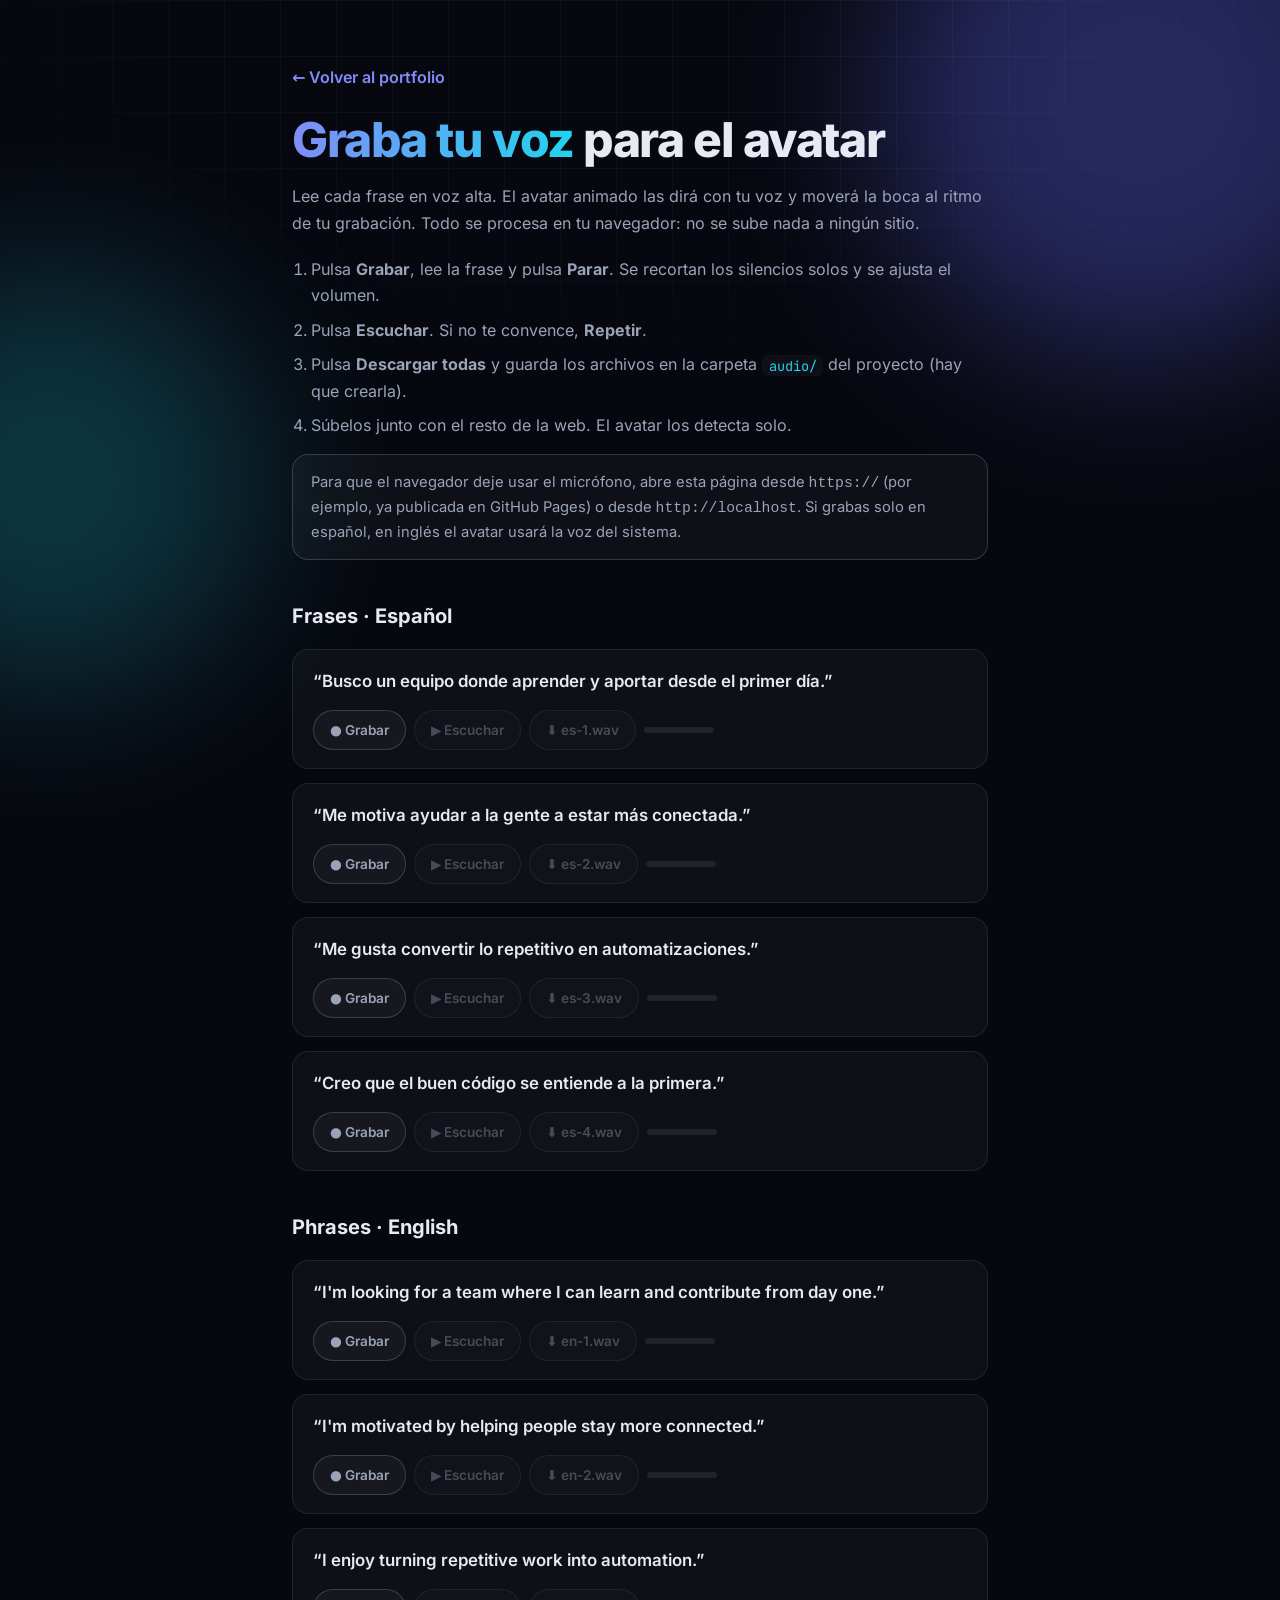
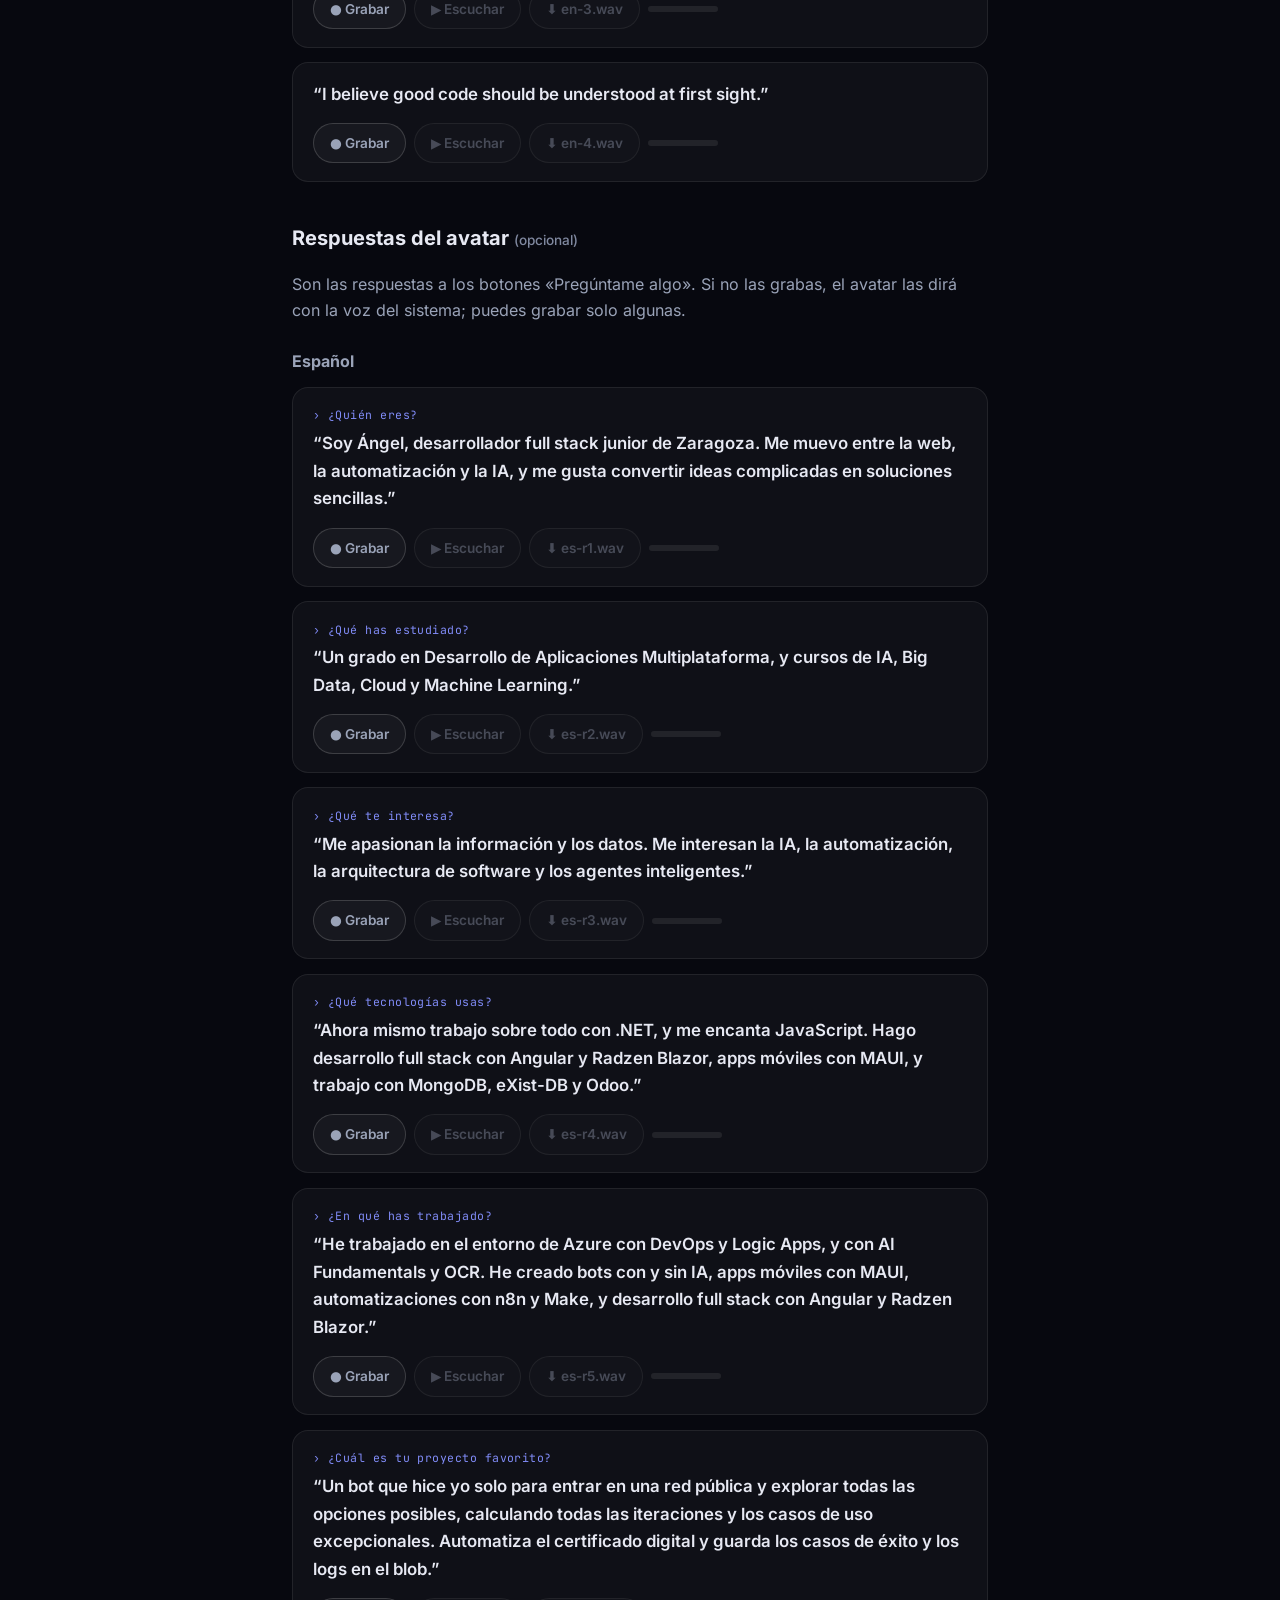
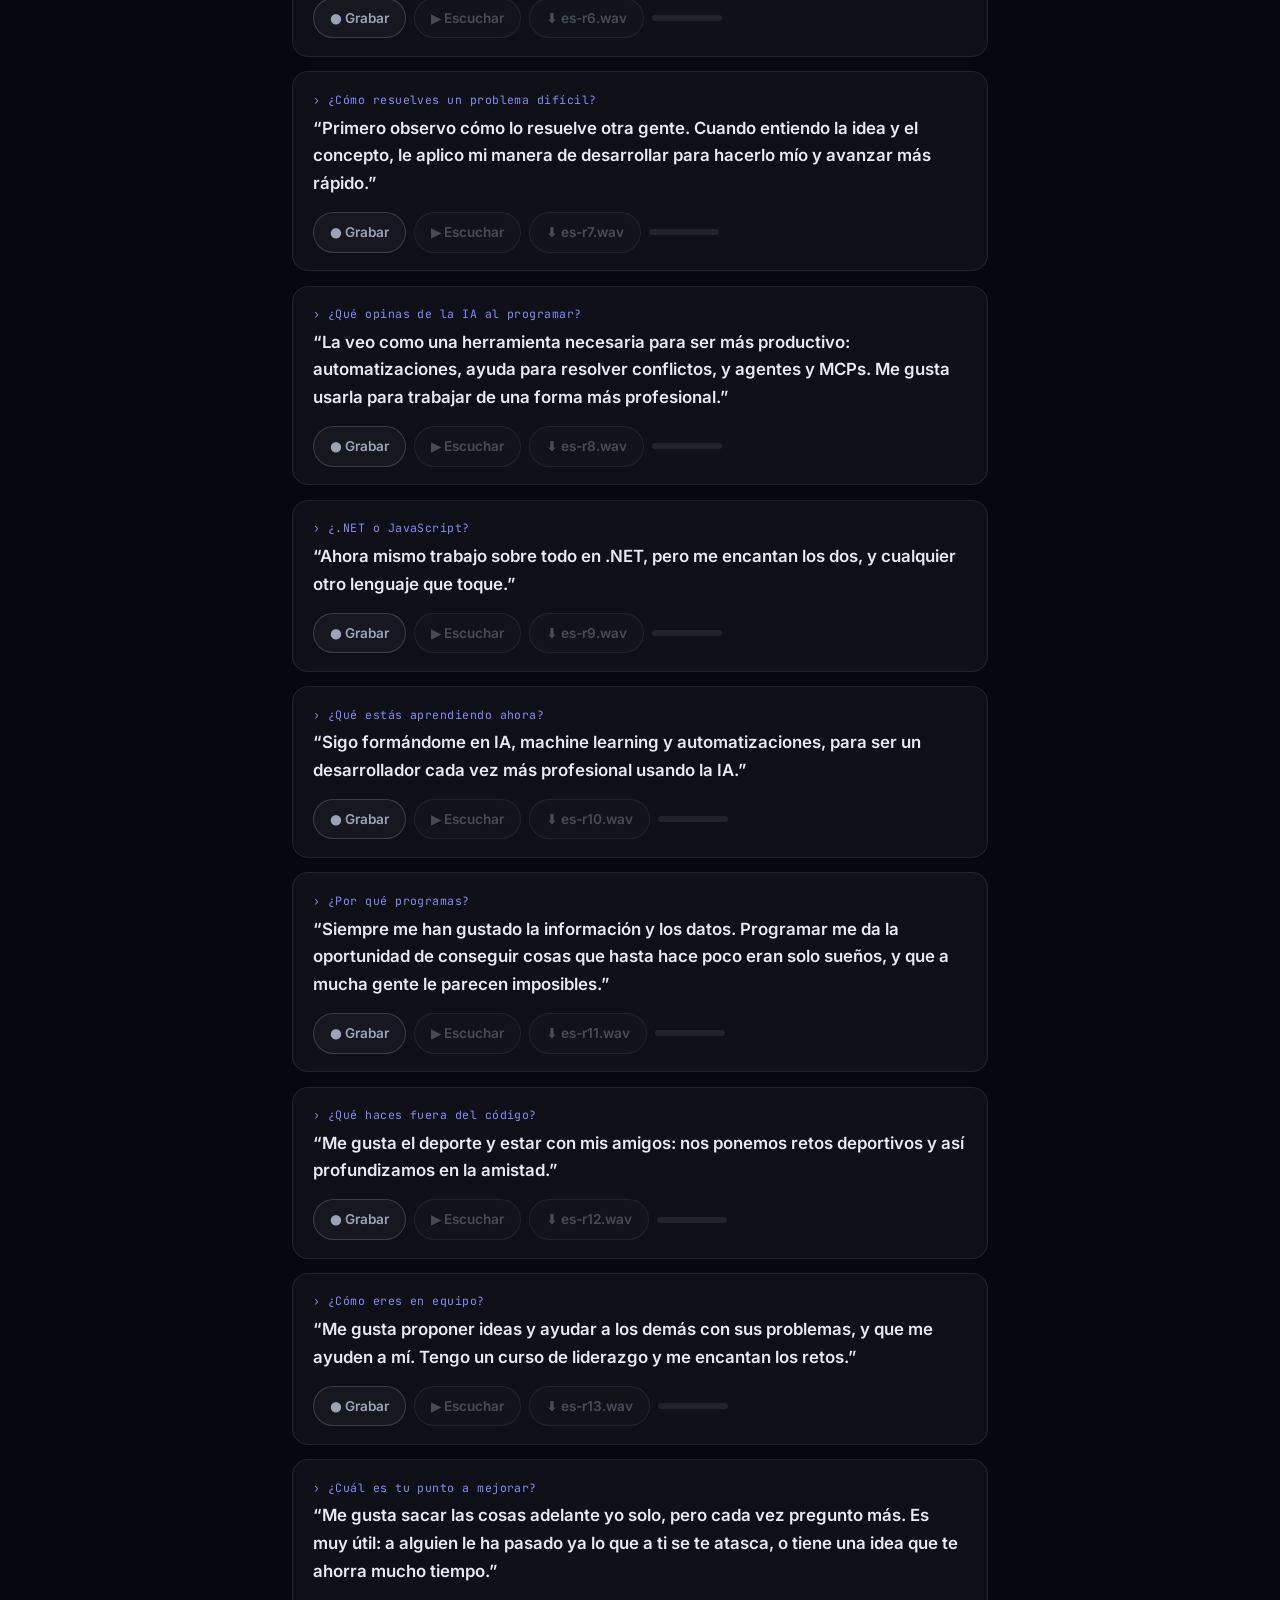
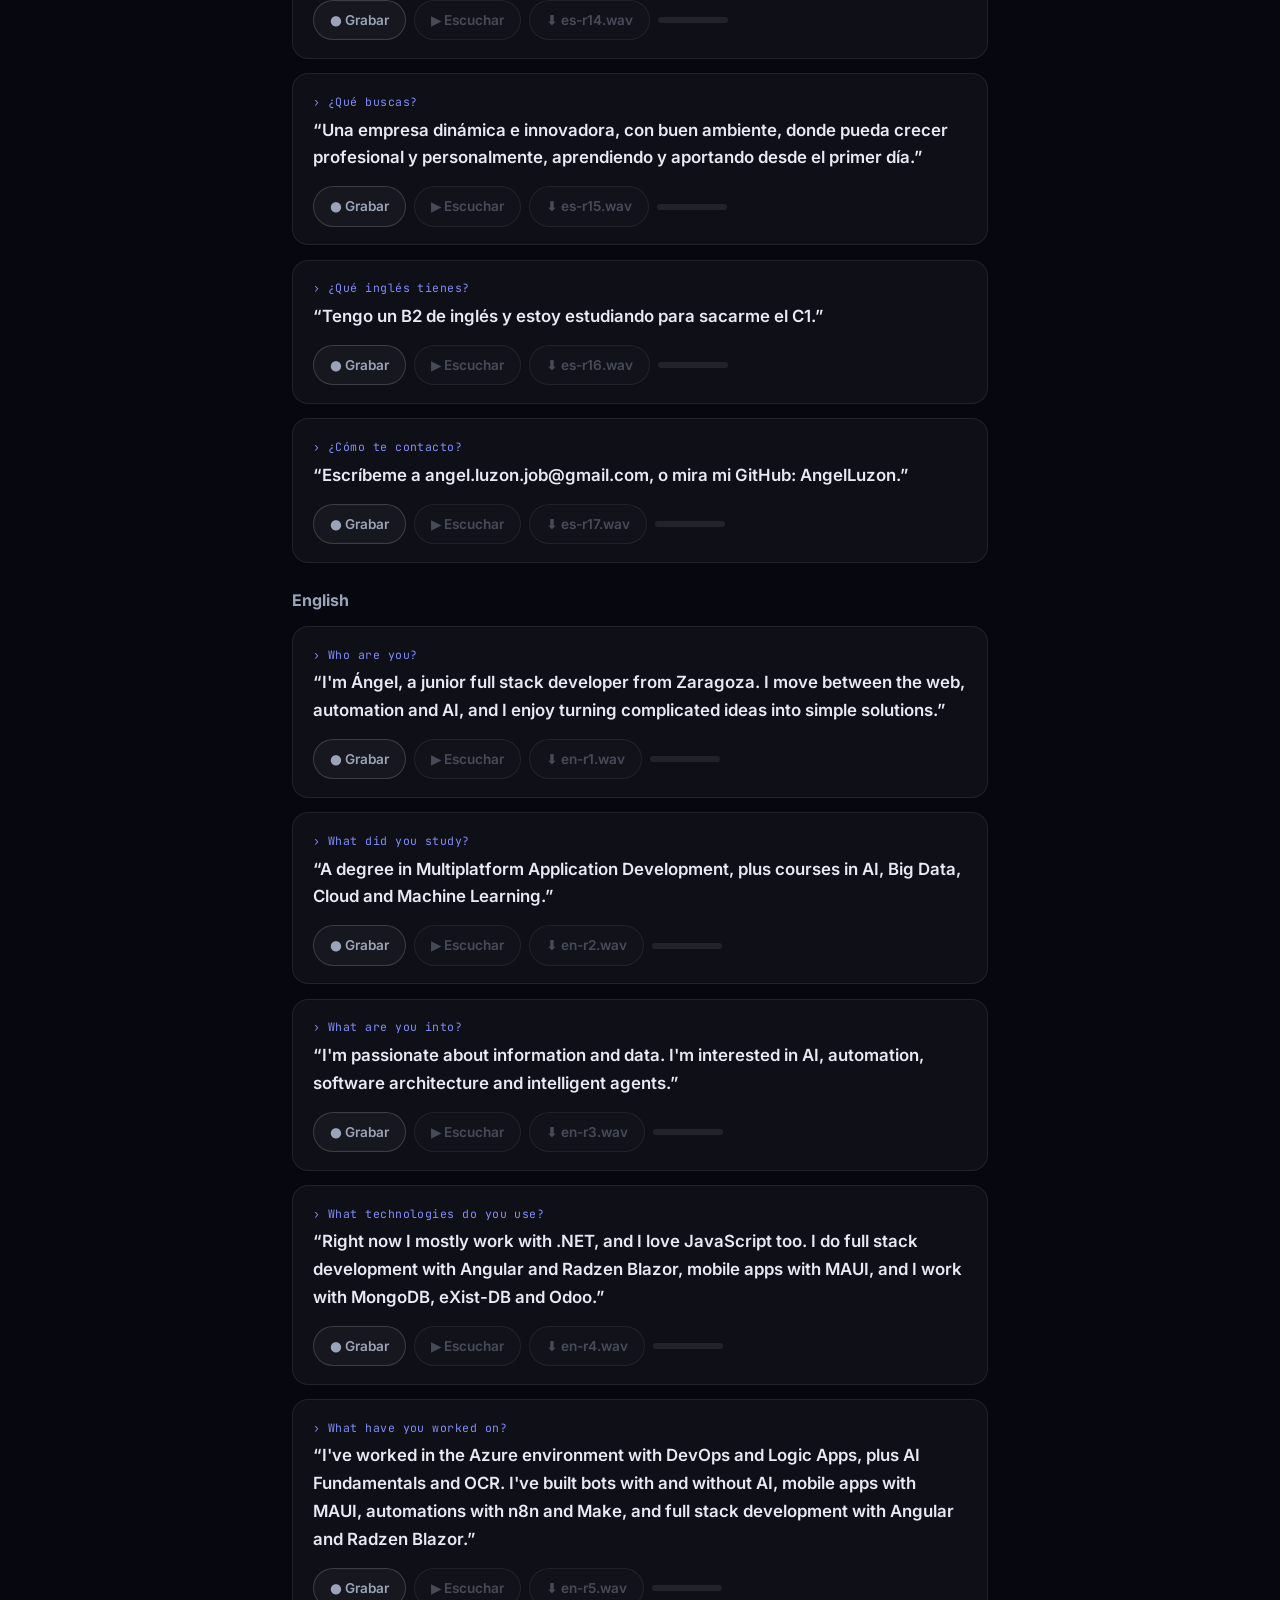
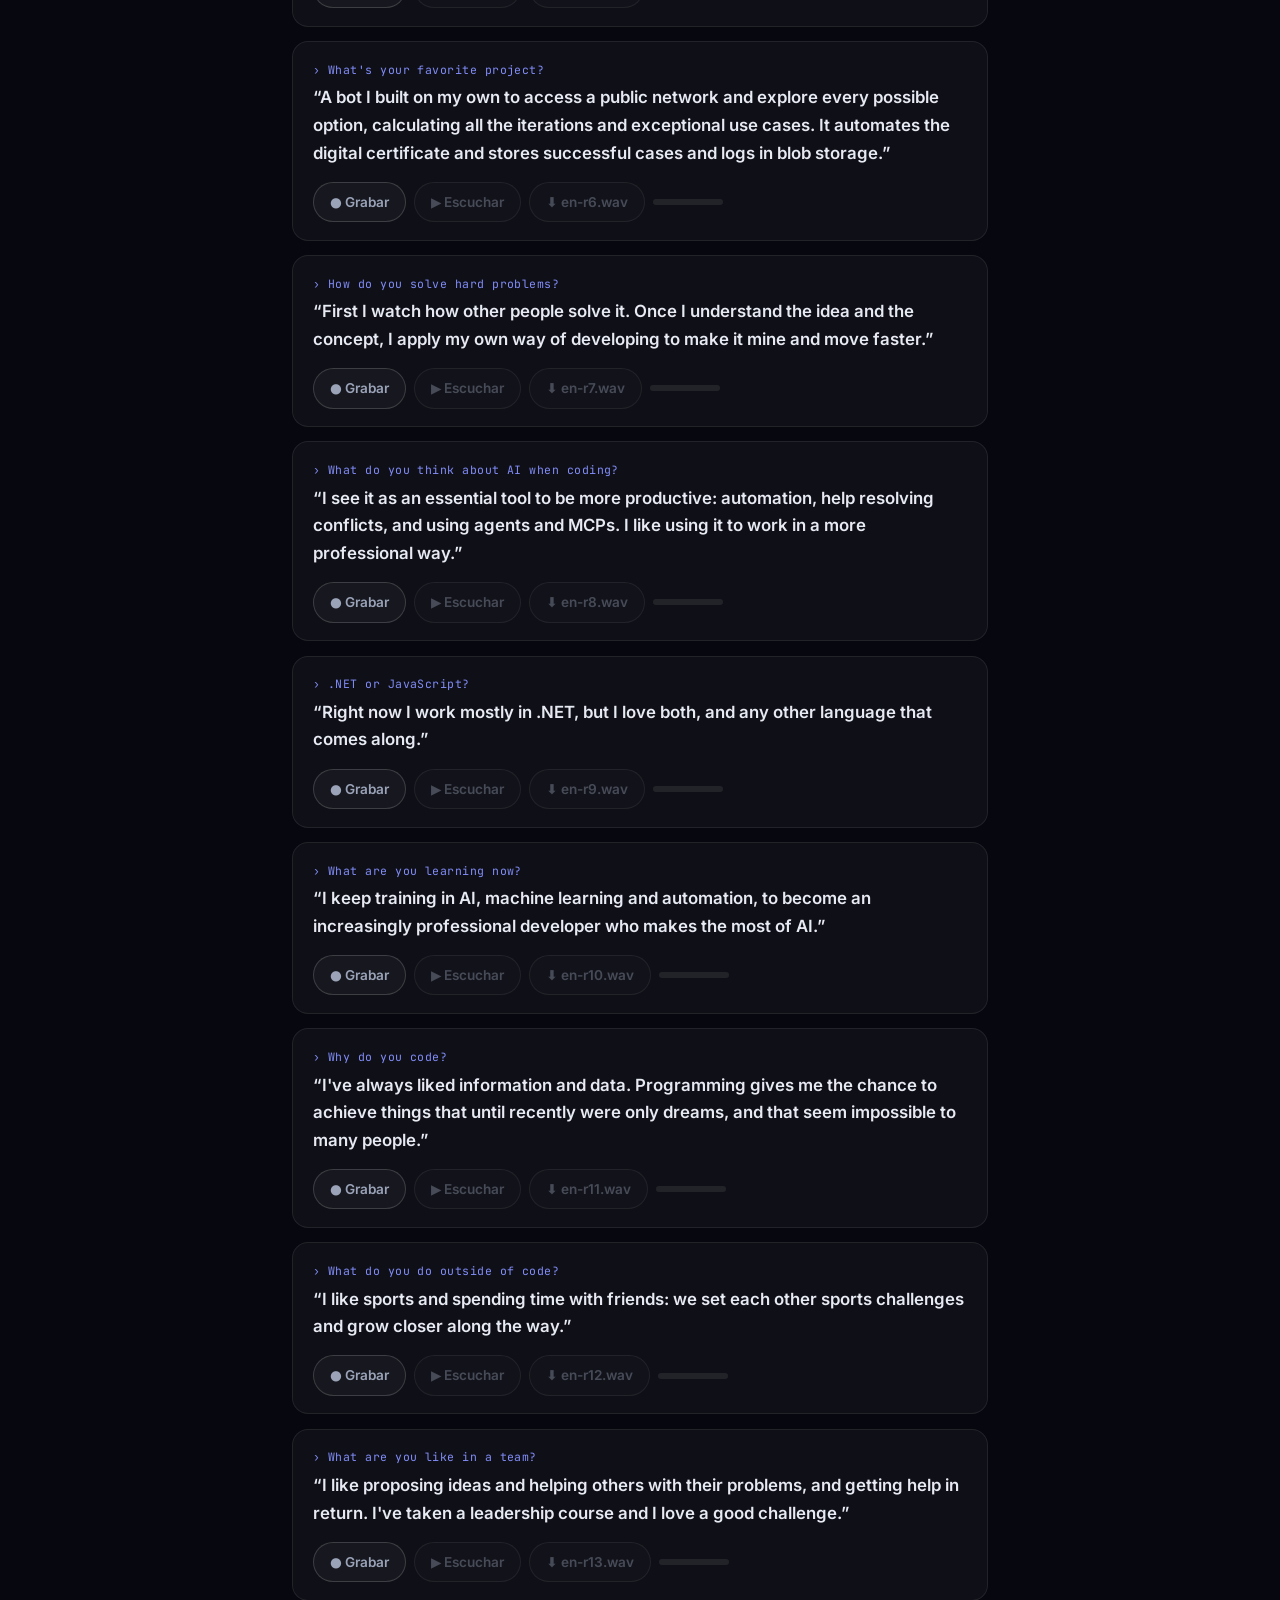
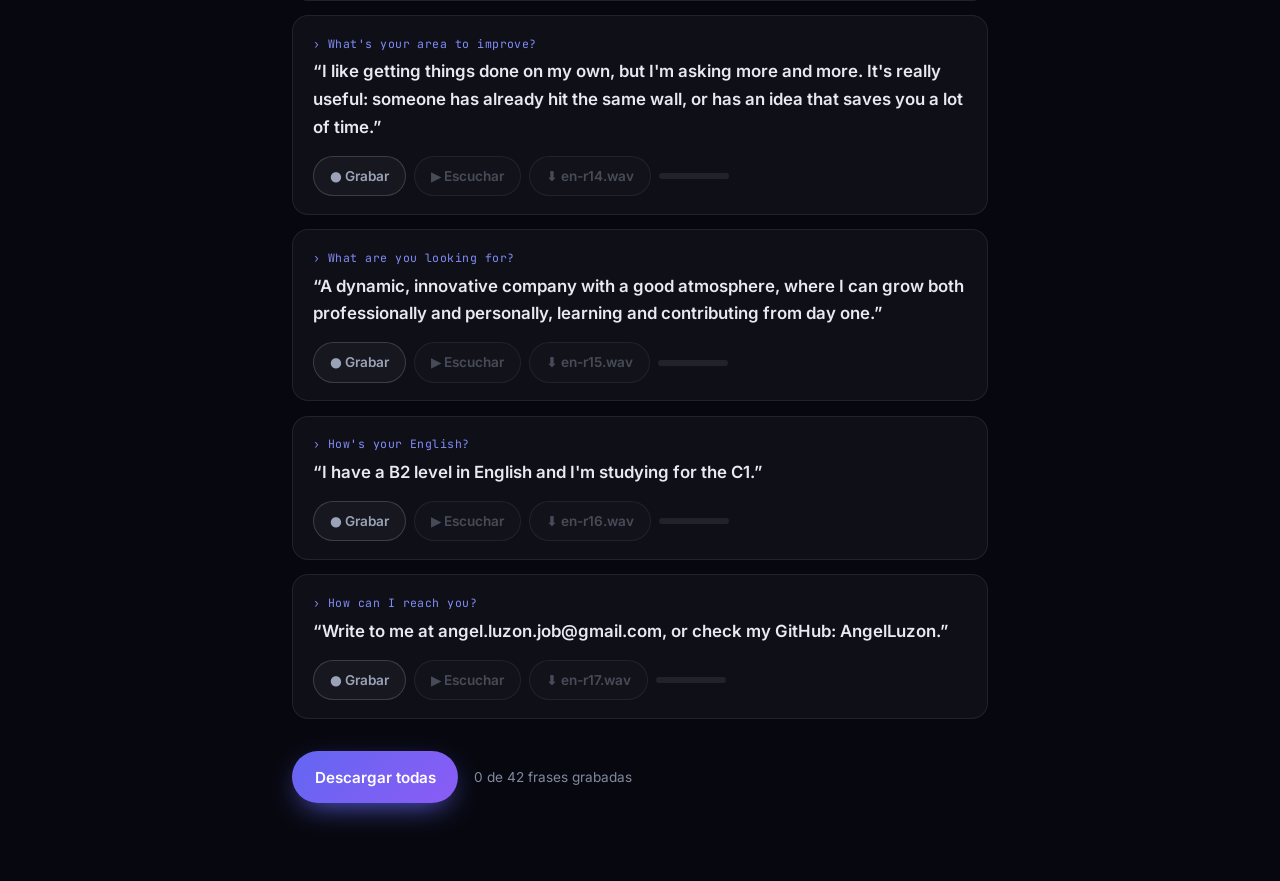
<file: grabar.html>
<!DOCTYPE html>
<html lang="es" data-theme="dark">
<head>
  <meta charset="UTF-8">
  <meta name="viewport" content="width=device-width, initial-scale=1.0">
  <meta name="robots" content="noindex">
  <title>Grabar mi voz | Portfolio</title>
  <meta name="theme-color" content="#07080f">
  <link rel="icon" href="img/avatar.jpg" type="image/jpeg">
  <link rel="stylesheet" href="style.css">
  <style>
    .grabadora { max-width: 760px; margin: 0 auto; padding: 4rem var(--gutter) 5rem; }
    .grabadora h1 { font-size: clamp(2rem, 6vw, 3rem); font-weight: 800; letter-spacing: -0.03em; line-height: 1.1; margin: 1.5rem 0 1rem; }
    .grabadora h2 { font-size: 1.25rem; font-weight: 700; margin: 2.5rem 0 1rem; }
    .grabadora p, .grabadora li { color: var(--texto-suave); }
    .pasos { display: grid; gap: 0.5rem; margin: 1.25rem 0 0.5rem; padding-left: 1.2rem; }
    .pasos code { font-family: var(--mono); font-size: 0.85em; color: var(--acento-2); background: var(--superficie); padding: 0.1rem 0.4rem; border-radius: 6px; }
    .aviso { margin-top: 1rem; padding: 0.9rem 1.1rem; border: 1px solid var(--borde-fuerte); border-radius: var(--radio); background: var(--superficie); font-size: 0.92rem; }
    .toma { padding: 1.1rem 1.25rem; margin-bottom: 0.9rem; background: var(--superficie); border: 1px solid var(--borde); border-radius: var(--radio); transition: border-color 0.2s ease, box-shadow 0.25s ease; }
    .toma.hecha { border-color: color-mix(in srgb, var(--acento-2) 50%, transparent); }
    .toma.en-grabacion { border-color: #f87171; box-shadow: 0 0 0 1px #f87171, 0 10px 40px -12px rgba(248, 113, 113, 0.5); }
    .grabadora h3 { font-size: 1rem; font-weight: 700; color: var(--texto-suave); margin: 1.5rem 0 0.8rem; }
    .opcional { font-size: 0.85rem; font-weight: 500; color: var(--texto-tenue); }
    .toma-etiqueta { font-family: var(--mono); font-size: 0.72rem; letter-spacing: 0.04em; color: var(--acento) !important; margin-bottom: 0.35rem; }
    .toma-texto { color: var(--texto) !important; font-weight: 600; font-size: 1.05rem; margin-bottom: 0.9rem; }
    .toma-fila { display: flex; flex-wrap: wrap; align-items: center; gap: 0.5rem; }
    .boton-pildora:disabled { opacity: 0.4; cursor: not-allowed; transform: none; }
    .boton-pildora.grabando { color: #fff; background: #ef4444; border-color: transparent; }
    .medidor { position: relative; width: 70px; height: 6px; border-radius: 6px; background: var(--borde); overflow: hidden; --nivel: 0; }
    .medidor::after { content: ""; position: absolute; inset: 0; transform-origin: left; transform: scaleX(var(--nivel)); background: linear-gradient(90deg, var(--acento-2), #f87171); }
    .toma-estado { font-size: 0.85rem; color: var(--texto-tenue); }
    .toma-estado.error { color: #f87171; }
    .barra-global { display: flex; flex-wrap: wrap; align-items: center; gap: 1rem; margin-top: 2rem; }
    .volver { display: inline-flex; align-items: center; gap: 0.4rem; font-weight: 600; }
  </style>
</head>
<body>
  <div class="fondo" aria-hidden="true">
    <div class="rejilla"></div>
    <div class="orbe orbe-1"></div>
    <div class="orbe orbe-2"></div>
  </div>

  <main class="grabadora">
    <a href="index.html" class="volver">← Volver al portfolio</a>
    <h1><span class="degradado">Graba tu voz</span> para el avatar</h1>
    <p>Lee cada frase en voz alta. El avatar animado las dirá con tu voz y moverá la boca al ritmo de tu grabación. Todo se procesa en tu navegador: no se sube nada a ningún sitio.</p>

    <ol class="pasos">
      <li>Pulsa <strong>Grabar</strong>, lee la frase y pulsa <strong>Parar</strong>. Se recortan los silencios solos y se ajusta el volumen.</li>
      <li>Pulsa <strong>Escuchar</strong>. Si no te convence, <strong>Repetir</strong>.</li>
      <li>Pulsa <strong>Descargar todas</strong> y guarda los archivos en la carpeta <code>audio/</code> del proyecto (hay que crearla).</li>
      <li>Súbelos junto con el resto de la web. El avatar los detecta solo.</li>
    </ol>

    <p class="aviso">Para que el navegador deje usar el micrófono, abre esta página desde <code>https://</code> (por ejemplo, ya publicada en GitHub Pages) o desde <code>http://localhost</code>. Si grabas solo en español, en inglés el avatar usará la voz del sistema.</p>

    <h2>Frases · Español</h2>
    <div id="lista-es"></div>

    <h2>Phrases · English</h2>
    <div id="lista-en"></div>

    <h2>Respuestas del avatar <span class="opcional">(opcional)</span></h2>
    <p>Son las respuestas a los botones «Pregúntame algo». Si no las grabas, el avatar las dirá con la voz del sistema; puedes grabar solo algunas.</p>

    <h3>Español</h3>
    <div id="lista-es-r"></div>

    <h3>English</h3>
    <div id="lista-en-r"></div>

    <div id="grabaciones" class="barra-global">
      <button type="button" id="descargar-todas" class="boton boton-primario" disabled>Descargar todas</button>
      <span id="estado-global" class="toma-estado" role="status"></span>
    </div>
  </main>

  <script src="frases.js"></script>
  <script src="grabar.js"></script>
</body>
</html>
</file>
<file: style.css>
/* Fuentes alojadas en local (sin peticiones a terceros) */
@font-face {
  font-family: "Inter";
  font-style: normal;
  font-weight: 400 800;
  font-display: swap;
  src: url("fonts/inter-latin-ext.woff2") format("woff2");
  unicode-range: U+0100-02BA, U+02BD-02C5, U+02C7-02CC, U+02CE-02D7, U+02DD-02FF, U+0304, U+0308, U+0329, U+1D00-1DBF, U+1E00-1E9F, U+1EF2-1EFF, U+2020, U+20A0-20AB, U+20AD-20C4, U+2113, U+2C60-2C7F, U+A720-A7FF;
}

@font-face {
  font-family: "Inter";
  font-style: normal;
  font-weight: 400 800;
  font-display: swap;
  src: url("fonts/inter-latin.woff2") format("woff2");
  unicode-range: U+0000-00FF, U+0131, U+0152-0153, U+02BB-02BC, U+02C6, U+02DA, U+02DC, U+0304, U+0308, U+0329, U+2000-206F, U+20AC, U+2122, U+2191, U+2193, U+2212, U+2215, U+FEFF, U+FFFD;
}

@font-face {
  font-family: "JetBrains Mono";
  font-style: normal;
  font-weight: 400 500;
  font-display: swap;
  src: url("fonts/jetbrains-mono-latin-ext.woff2") format("woff2");
  unicode-range: U+0100-02BA, U+02BD-02C5, U+02C7-02CC, U+02CE-02D7, U+02DD-02FF, U+0304, U+0308, U+0329, U+1D00-1DBF, U+1E00-1E9F, U+1EF2-1EFF, U+2020, U+20A0-20AB, U+20AD-20C4, U+2113, U+2C60-2C7F, U+A720-A7FF;
}

@font-face {
  font-family: "JetBrains Mono";
  font-style: normal;
  font-weight: 400 500;
  font-display: swap;
  src: url("fonts/jetbrains-mono-latin.woff2") format("woff2");
  unicode-range: U+0000-00FF, U+0131, U+0152-0153, U+02BB-02BC, U+02C6, U+02DA, U+02DC, U+0304, U+0308, U+0329, U+2000-206F, U+20AC, U+2122, U+2191, U+2193, U+2212, U+2215, U+FEFF, U+FFFD;
}

/* =========================================================
   Tema: oscuro por defecto, claro con [data-theme="light"]
   ========================================================= */
:root,
[data-theme="dark"] {
  --bg: #07080f;
  --superficie: rgba(255, 255, 255, 0.035);
  --superficie-2: rgba(255, 255, 255, 0.06);
  --superficie-solida: #10121c;
  --texto: #e7e9f3;
  --texto-suave: #9aa3b8;
  --texto-tenue: #8089a0;
  --acento: #818cf8;
  --acento-fuerte: #6366f1;
  --acento-2: #22d3ee;
  --borde: rgba(255, 255, 255, 0.08);
  --borde-fuerte: rgba(255, 255, 255, 0.16);
  --sombra: 0 20px 50px -20px rgba(0, 0, 0, 0.6);
  --glow: 0 0 0 1px rgba(129, 140, 248, 0.35), 0 10px 40px -10px rgba(99, 102, 241, 0.45);
  --orbe-1: rgba(99, 102, 241, 0.35);
  --orbe-2: rgba(34, 211, 238, 0.22);
  --orbe-3: rgba(168, 85, 247, 0.22);
  --rejilla: rgba(255, 255, 255, 0.04);
  --barra-bg: rgba(7, 8, 15, 0.7);
  --pagina-bg: #151827;
  color-scheme: dark;
}

[data-theme="light"] {
  --bg: #f7f8fc;
  --superficie: rgba(255, 255, 255, 0.75);
  --superficie-2: #ffffff;
  --superficie-solida: #ffffff;
  --texto: #0f172a;
  --texto-suave: #475569;
  --texto-tenue: #55637a;
  --acento: #4f46e5;
  --acento-fuerte: #4338ca;
  --acento-2: #0e7490;
  --borde: rgba(15, 23, 42, 0.08);
  --borde-fuerte: rgba(15, 23, 42, 0.16);
  --sombra: 0 20px 40px -24px rgba(15, 23, 42, 0.25);
  --glow: 0 0 0 1px rgba(79, 70, 229, 0.3), 0 10px 30px -10px rgba(79, 70, 229, 0.3);
  --orbe-1: rgba(99, 102, 241, 0.2);
  --orbe-2: rgba(14, 165, 233, 0.15);
  --orbe-3: rgba(168, 85, 247, 0.12);
  --rejilla: rgba(15, 23, 42, 0.045);
  --barra-bg: rgba(247, 248, 252, 0.75);
  --pagina-bg: #ffffff;
  color-scheme: light;
}

:root {
  --radio: 16px;
  --ancho: 1080px;
  --gutter: clamp(1rem, 5vw, 2rem);
  --mono: "JetBrains Mono", ui-monospace, SFMono-Regular, Menlo, monospace;
  --ease: cubic-bezier(0.22, 1, 0.36, 1);
}

* {
  box-sizing: border-box;
  margin: 0;
  padding: 0;
}

[hidden] {
  display: none !important;
}

html {
  scroll-behavior: smooth;
  scroll-padding-top: 5rem;
}

body {
  font-family: "Inter", system-ui, -apple-system, "Segoe UI", Roboto, sans-serif;
  background: var(--bg);
  color: var(--texto);
  line-height: 1.65;
  -webkit-font-smoothing: antialiased;
  overflow-x: hidden;
  transition: background-color 0.4s ease, color 0.4s ease;
}

::selection {
  background: var(--acento);
  color: #fff;
}

a {
  color: var(--acento);
  text-decoration: none;
  font-weight: 500;
}

a:hover,
a:focus-visible {
  text-decoration: underline;
  text-underline-offset: 3px;
}

:focus-visible {
  outline: 2px solid var(--acento);
  outline-offset: 3px;
  border-radius: 6px;
}

svg {
  width: 1.1em;
  height: 1.1em;
  fill: none;
  stroke: currentColor;
  stroke-width: 2;
  stroke-linecap: round;
  stroke-linejoin: round;
  flex-shrink: 0;
}

svg.relleno {
  fill: currentColor;
  stroke: none;
}

/* =========================================================
   Fondo animado
   ========================================================= */
.fondo {
  position: fixed;
  inset: 0;
  z-index: -1;
  overflow: hidden;
  pointer-events: none;
}

.rejilla {
  position: absolute;
  inset: 0;
  background-image:
    linear-gradient(var(--rejilla) 1px, transparent 1px),
    linear-gradient(90deg, var(--rejilla) 1px, transparent 1px);
  background-size: 56px 56px;
  mask-image: radial-gradient(ellipse 80% 60% at 50% 0%, #000 30%, transparent 75%);
  -webkit-mask-image: radial-gradient(ellipse 80% 60% at 50% 0%, #000 30%, transparent 75%);
}

.orbe {
  position: absolute;
  border-radius: 50%;
  filter: blur(80px);
  animation: flotar 18s ease-in-out infinite alternate;
}

.orbe-1 {
  width: 520px;
  height: 520px;
  top: -160px;
  right: -120px;
  background: var(--orbe-1);
}

.orbe-2 {
  width: 420px;
  height: 420px;
  top: 30vh;
  left: -160px;
  background: var(--orbe-2);
  animation-delay: -6s;
}

.orbe-3 {
  width: 360px;
  height: 360px;
  bottom: -120px;
  right: 20%;
  background: var(--orbe-3);
  animation-delay: -12s;
}

@keyframes flotar {
  from { transform: translate(0, 0) scale(1); }
  to { transform: translate(40px, 60px) scale(1.12); }
}

/* =========================================================
   Cursor personalizado (solo con ratón)
   ========================================================= */
html.puntero-fino,
html.puntero-fino * {
  cursor: none;
}

#cursor-punto,
#cursor-anillo {
  position: fixed;
  top: 0;
  left: 0;
  border-radius: 50%;
  pointer-events: none;
  z-index: 200;
  display: none;
  transform: translate(-50%, -50%);
}

html.puntero-fino #cursor-punto,
html.puntero-fino #cursor-anillo {
  display: block;
}

#cursor-punto {
  width: 6px;
  height: 6px;
  background: var(--acento);
}

#cursor-anillo {
  width: 36px;
  height: 36px;
  border: 1.5px solid var(--acento);
  opacity: 0.6;
  transition: width 0.25s ease, height 0.25s ease, background 0.25s ease, opacity 0.25s ease;
}

#cursor-anillo.hover {
  width: 56px;
  height: 56px;
  background: color-mix(in srgb, var(--acento) 12%, transparent);
  opacity: 0.9;
}

/* =========================================================
   Barra de navegación
   ========================================================= */
.barra {
  position: fixed;
  top: 0;
  left: 0;
  right: 0;
  z-index: 100;
  padding: 0.9rem var(--gutter);
  transition: padding 0.3s var(--ease);
}

.barra-interior {
  max-width: var(--ancho);
  margin: 0 auto;
  display: flex;
  align-items: center;
  justify-content: space-between;
  gap: 1rem;
  padding: 0.5rem 0.6rem 0.5rem 1rem;
  border: 1px solid transparent;
  border-radius: 999px;
  transition: background 0.3s ease, border-color 0.3s ease, box-shadow 0.3s ease;
}

.barra.con-scroll {
  padding-top: 0.6rem;
}

.barra.con-scroll .barra-interior {
  background: var(--barra-bg);
  border-color: var(--borde);
  box-shadow: var(--sombra);
  backdrop-filter: blur(14px) saturate(1.4);
  -webkit-backdrop-filter: blur(14px) saturate(1.4);
}

.logo {
  text-decoration: none !important;
}

.logo-marca {
  display: block;
  width: 2.25rem;
  height: 2.25rem;
  border-radius: 50%;
  object-fit: cover;
  object-position: 50% 25%;
  border: 2px solid transparent;
  background:
    linear-gradient(var(--bg), var(--bg)) padding-box,
    linear-gradient(135deg, var(--acento-fuerte), var(--acento-2)) border-box;
  box-shadow: 0 6px 20px -6px var(--acento-fuerte);
  transition: transform 0.25s var(--ease);
}

.logo:hover .logo-marca {
  transform: scale(1.08) rotate(-4deg);
}

/* Avatar de Sobre mí: foto o dibujo animado */
.avatar-zona {
  display: flex;
  align-items: center;
  flex-wrap: wrap;
  gap: 1.5rem;
  margin-bottom: 1.5rem;
}

.avatar {
  position: relative;
  flex: none;
  width: clamp(120px, 22vw, 160px);
  padding: 4px;
  border-radius: 50%;
  background: linear-gradient(135deg, var(--acento-fuerte), var(--acento-2), #c084fc);
  box-shadow: var(--glow);
}

.avatar::after {
  content: "";
  position: absolute;
  inset: -10px;
  border-radius: 50%;
  border: 1px dashed var(--borde-fuerte);
  animation: rotar 30s linear infinite;
}

@keyframes rotar {
  to { transform: rotate(360deg); }
}

.avatar-lienzo {
  position: relative;
  width: 100%;
  aspect-ratio: 1;
  overflow: hidden;
  border-radius: 50%;
  border: 3px solid var(--bg);
  background: var(--bg);
}

.avatar-lienzo img,
.avatar-lienzo svg {
  position: absolute;
  inset: 0;
  display: block;
  width: 100%;
  height: 100%;
  transition: opacity 0.5s ease, transform 0.6s var(--ease);
}

.avatar-lienzo img {
  object-fit: cover;
  object-position: 50% 25%;
}

.avatar-lienzo svg {
  opacity: 0;
  transform: scale(0.85) rotate(-6deg);
}

.avatar-zona[data-avatar="dibujo"] .avatar-lienzo svg {
  opacity: 1;
  transform: none;
}

.avatar-zona[data-avatar="dibujo"] .avatar-lienzo img {
  opacity: 0;
  transform: scale(1.12);
}

/* Controles del avatar */
.avatar-controles {
  display: flex;
  flex-direction: column;
  align-items: flex-start;
  gap: 0.5rem;
}

.boton-pildora {
  display: inline-flex;
  align-items: center;
  gap: 0.5rem;
  font: inherit;
  font-size: 0.85rem;
  font-weight: 600;
  color: var(--texto-suave);
  background: var(--superficie);
  border: 1px solid var(--borde-fuerte);
  border-radius: 999px;
  padding: 0.5rem 1rem;
  cursor: pointer;
  transition: color 0.2s ease, border-color 0.2s ease, background 0.2s ease, transform 0.2s ease;
}

.boton-pildora svg {
  width: 1rem;
  height: 1rem;
}

.boton-pildora:hover {
  color: var(--texto);
  border-color: var(--acento);
  transform: translateY(-1px);
}

.boton-pildora[aria-pressed="true"] {
  color: #fff;
  border-color: transparent;
  background: linear-gradient(135deg, var(--acento-fuerte), #8b5cf6);
  box-shadow: 0 6px 18px -8px var(--acento-fuerte);
}

/* El estilo global de los iconos (trazo del color del texto, sin relleno) no debe heredarse en el dibujo */
#avatar-dibujo {
  fill: initial;
  stroke: none;
  stroke-width: 1;
  stroke-linecap: butt;
  stroke-linejoin: miter;
}

/* Partes del personaje dibujado */
.av-boca > * {
  opacity: 0;
  transition: opacity 0.07s linear;
}

#avatar-dibujo[data-boca="c"] .b-c,
#avatar-dibujo[data-boca="m"] .b-m,
#avatar-dibujo[data-boca="a"] .b-a,
#avatar-dibujo[data-boca="o"] .b-o,
#avatar-dibujo[data-boca="s"] .b-s {
  opacity: 1;
}

/* Parpadeo: el ojo se cierra y aparece la línea de las pestañas */
.av-ojo {
  transform-box: fill-box;
  transform-origin: center;
}

.av-cierre {
  opacity: 0;
}

#avatar-dibujo.parpadeando .av-ojo {
  animation: parpadeo-ojo 0.18s ease-in-out;
}

#avatar-dibujo.parpadeando .av-cierre {
  animation: parpadeo-linea 0.18s ease-in-out;
}

@keyframes parpadeo-ojo {
  0%, 100% { transform: scaleY(1); }
  50% { transform: scaleY(0.05); }
}

@keyframes parpadeo-linea {
  0%, 100% { opacity: 0; }
  35%, 65% { opacity: 1; }
}

/* Mirada y giro de cabeza (los valores los pone el JavaScript) */
.av-iris {
  transform: translate(var(--mx, 0px), var(--my, 0px));
  transition: transform 0.14s ease-out;
}

.av-giro {
  transform-origin: 100px 140px;
  transform: rotate(var(--giro, 0deg)) translate(0, var(--cabeceo, 0px));
  transition: transform 0.45s ease-out;
}

/* Una animación continua sobre todo el dibujo (con sus filtros de desenfoque) lo dejaba lavado, así que la
   sensación de respirar se consigue con el giro suave de la cabeza y el parpadeo, sin animación infinita */

/* Cejas expresivas */
.av-cejas {
  transition: transform 0.28s ease-out;
}

#avatar-dibujo[data-ceja="arriba"] .av-cejas {
  transform: translateY(-2.4px);
}

#avatar-dibujo.hablando .av-cabeza {
  transform-origin: 100px 140px;
  animation: cabecear 0.5s ease-in-out infinite alternate;
}

@keyframes cabecear {
  from { transform: translateY(0) rotate(-1.2deg); }
  to { transform: translateY(-1.6px) rotate(1.2deg); }
}

/* Bocadillo cuando el avatar dibujado habla */
.frase.burbuja {
  position: relative;
  display: grid;
  align-content: center;
  min-height: 8.5rem;
  padding: 1.1rem 1.4rem;
  background: var(--superficie-solida);
  border: 1px solid var(--borde-fuerte);
  border-radius: 18px;
  box-shadow: var(--sombra);
}

.frase.burbuja::before {
  content: "";
  position: absolute;
  top: -8px;
  left: calc(clamp(120px, 22vw, 160px) / 2 - 7px);
  width: 14px;
  height: 14px;
  background: var(--superficie-solida);
  border-top: 1px solid var(--borde-fuerte);
  border-left: 1px solid var(--borde-fuerte);
  border-top-left-radius: 3px;
  transform: rotate(45deg);
}

.frase-visible,
.frase-reserva {
  grid-area: 2 / 1;
}

.frase-reserva {
  visibility: hidden;
}

.frase.escribiendo .frase-visible::after {
  content: "";
  display: inline-block;
  width: 0.09em;
  height: 1em;
  margin-left: 0.12em;
  vertical-align: -0.12em;
  background: var(--acento);
  animation: parpadeo 0.9s steps(1) infinite;
}

.sr-only {
  position: absolute;
  width: 1px;
  height: 1px;
  margin: -1px;
  padding: 0;
  overflow: hidden;
  clip-path: inset(50%);
  white-space: nowrap;
  border: 0;
}

.menu {
  display: flex;
  gap: 0.25rem;
}

.menu-enlace {
  position: relative;
  font-size: 0.9rem;
  font-weight: 500;
  color: var(--texto-suave);
  padding: 0.45rem 0.85rem;
  border-radius: 999px;
  transition: color 0.2s ease, background 0.2s ease;
}

.menu-enlace:hover {
  color: var(--texto);
  text-decoration: none;
  background: var(--superficie-2);
}

.menu-enlace.activo {
  color: var(--texto);
  background: var(--superficie-2);
}

.menu-enlace.activo::after {
  content: "";
  position: absolute;
  left: 50%;
  bottom: 2px;
  width: 4px;
  height: 4px;
  border-radius: 50%;
  background: var(--acento-2);
  transform: translateX(-50%);
}

.acciones {
  display: flex;
  align-items: center;
  gap: 0.4rem;
}

.boton-icono {
  display: inline-grid;
  place-items: center;
  width: 2.4rem;
  height: 2.4rem;
  font: inherit;
  font-size: 0.8rem;
  font-weight: 700;
  color: var(--texto);
  background: var(--superficie);
  border: 1px solid var(--borde);
  border-radius: 999px;
  cursor: pointer;
  transition: border-color 0.2s ease, color 0.2s ease, transform 0.2s ease;
}

.boton-icono:hover {
  border-color: var(--acento);
  color: var(--acento);
  text-decoration: none;
}

.boton-icono svg {
  width: 1.05rem;
  height: 1.05rem;
}

.boton-idioma {
  font-family: var(--mono);
  letter-spacing: 0.04em;
}

[data-theme="dark"] .icono-sol,
[data-theme="light"] .icono-luna {
  display: block;
}

[data-theme="dark"] .icono-luna,
[data-theme="light"] .icono-sol {
  display: none;
}

.hamburguesa {
  display: none;
  gap: 4px;
  align-content: center;
}

.hamburguesa span {
  display: block;
  width: 16px;
  height: 2px;
  background: currentColor;
  border-radius: 2px;
  transition: transform 0.3s var(--ease);
}

.hamburguesa[aria-expanded="true"] span:first-child {
  transform: translateY(3px) rotate(45deg);
}

.hamburguesa[aria-expanded="true"] span:last-child {
  transform: translateY(-3px) rotate(-45deg);
}

@media (max-width: 960px) {
  .hamburguesa {
    display: inline-grid;
  }

  .menu {
    position: absolute;
    top: calc(100% + 0.25rem);
    left: var(--gutter);
    right: var(--gutter);
    flex-direction: column;
    padding: 0.6rem;
    background: var(--superficie-solida);
    border: 1px solid var(--borde);
    border-radius: var(--radio);
    box-shadow: var(--sombra);
    opacity: 0;
    visibility: hidden;
    transform: translateY(-8px);
    transition: opacity 0.25s ease, transform 0.25s var(--ease), visibility 0.25s;
  }

  .menu.abierto {
    opacity: 1;
    visibility: visible;
    transform: none;
  }

  .menu-enlace {
    padding: 0.75rem 1rem;
    border-radius: 10px;
  }

  .menu-enlace.activo::after {
    left: auto;
    right: 1rem;
    top: 50%;
    bottom: auto;
    transform: translateY(-50%);
  }
}

/* =========================================================
   Hero
   ========================================================= */
.hero {
  position: relative;
  min-height: 100vh;
  min-height: 100svh;
  display: flex;
  flex-direction: column;
  justify-content: center;
  align-items: flex-start;
  max-width: var(--ancho);
  margin: 0 auto;
  padding: 7rem var(--gutter) 5rem;
}

.etiqueta {
  display: inline-flex;
  align-items: center;
  gap: 0.55rem;
  font-family: var(--mono);
  font-size: 0.78rem;
  font-weight: 500;
  letter-spacing: 0.08em;
  text-transform: uppercase;
  color: var(--texto-suave);
  background: var(--superficie);
  border: 1px solid var(--borde);
  border-radius: 999px;
  padding: 0.4rem 0.9rem;
  margin-bottom: 1.75rem;
  backdrop-filter: blur(8px);
  animation: entrar 0.8s var(--ease) both;
}

.punto-pulso {
  position: relative;
  width: 8px;
  height: 8px;
  border-radius: 50%;
  background: var(--acento-2);
}

.punto-pulso::after {
  content: "";
  position: absolute;
  inset: 0;
  border-radius: 50%;
  background: var(--acento-2);
  animation: pulso 2s ease-out infinite;
}

@keyframes pulso {
  from { transform: scale(1); opacity: 0.7; }
  to { transform: scale(3); opacity: 0; }
}

.nombre {
  font-size: clamp(2.8rem, 9vw, 6rem);
  font-weight: 800;
  line-height: 1;
  letter-spacing: -0.045em;
  color: var(--texto);
  animation: entrar 0.8s var(--ease) 0.1s both;
}

.degradado {
  background: linear-gradient(100deg, var(--acento) 0%, var(--acento-2) 50%, #c084fc 100%);
  background-size: 200% auto;
  -webkit-background-clip: text;
  background-clip: text;
  color: transparent;
  animation: brillo 8s linear infinite;
}

@keyframes brillo {
  to { background-position: 200% center; }
}

.rol {
  margin-top: 1.5rem;
  font-family: var(--mono);
  font-size: clamp(0.92rem, 2vw, 1.1rem);
  color: var(--texto-suave);
  min-height: 1.7em;
  animation: entrar 0.8s var(--ease) 0.2s both;
}

.prompt {
  color: var(--acento-2);
}

.caret {
  display: inline-block;
  width: 0.55em;
  height: 1.15em;
  background: var(--acento);
  margin-left: 0.15rem;
  vertical-align: text-bottom;
  animation: parpadeo 1s steps(1) infinite;
}

@keyframes parpadeo {
  50% { opacity: 0; }
}

.cta {
  display: flex;
  flex-wrap: wrap;
  align-items: center;
  gap: 0.75rem;
  margin-top: 2.5rem;
  animation: entrar 0.8s var(--ease) 0.3s both;
}

@keyframes entrar {
  from { opacity: 0; transform: translateY(16px); }
  to { opacity: 1; transform: none; }
}

.boton {
  display: inline-flex;
  align-items: center;
  gap: 0.55rem;
  font: inherit;
  font-size: 0.95rem;
  font-weight: 600;
  padding: 0.8rem 1.35rem;
  border-radius: 999px;
  border: 1px solid transparent;
  cursor: pointer;
  transition: transform 0.25s var(--ease), box-shadow 0.25s ease, border-color 0.2s ease, background 0.2s ease;
}

.boton:hover {
  text-decoration: none;
  transform: translateY(-2px);
}

.boton-primario {
  color: #fff;
  background: linear-gradient(135deg, var(--acento-fuerte), #8b5cf6);
  box-shadow: 0 10px 30px -10px var(--acento-fuerte);
}

.boton-primario:hover {
  box-shadow: 0 14px 40px -10px var(--acento-fuerte);
}

.boton-secundario {
  color: var(--texto);
  background: var(--superficie);
  border-color: var(--borde-fuerte);
  backdrop-filter: blur(8px);
}

.boton-secundario:hover {
  border-color: var(--acento);
}

.boton-social {
  width: 2.95rem;
  height: 2.95rem;
}

.boton-social svg {
  width: 1.25rem;
  height: 1.25rem;
}

.scroll {
  position: absolute;
  bottom: 2rem;
  left: 50%;
  transform: translateX(-50%);
  display: flex;
  flex-direction: column;
  align-items: center;
  gap: 0.6rem;
  font-family: var(--mono);
  font-size: 0.72rem;
  letter-spacing: 0.15em;
  text-transform: uppercase;
  color: var(--texto-tenue);
  animation: entrar 0.8s var(--ease) 0.6s both;
}

.scroll:hover {
  color: var(--acento);
  text-decoration: none;
}

.raton {
  width: 22px;
  height: 34px;
  border: 1.5px solid currentColor;
  border-radius: 12px;
  display: flex;
  justify-content: center;
  padding-top: 6px;
}

.raton span {
  width: 3px;
  height: 7px;
  border-radius: 2px;
  background: currentColor;
  animation: rueda 1.8s ease-in-out infinite;
}

@keyframes rueda {
  0% { opacity: 0; transform: translateY(-2px); }
  40% { opacity: 1; }
  100% { opacity: 0; transform: translateY(9px); }
}

@media (max-height: 640px) {
  .scroll { display: none; }
}

/* =========================================================
   Secciones
   ========================================================= */
main {
  max-width: var(--ancho);
  margin: 0 auto;
  padding: 0 var(--gutter);
}

.seccion {
  padding: clamp(4rem, 10vw, 7rem) 0;
}

.seccion-cabecera {
  display: flex;
  align-items: baseline;
  gap: 1rem;
  margin-bottom: 2.5rem;
}

.seccion-num {
  font-family: var(--mono);
  font-size: 0.85rem;
  color: var(--acento-2);
}

.seccion-cabecera h2 {
  font-size: clamp(1.9rem, 4.5vw, 2.8rem);
  font-weight: 800;
  letter-spacing: -0.03em;
  line-height: 1.1;
}

.seccion-cabecera::after {
  content: "";
  flex: 1;
  height: 1px;
  align-self: center;
  background: linear-gradient(90deg, var(--borde-fuerte), transparent);
}

.tarjeta {
  background: var(--superficie);
  border: 1px solid var(--borde);
  border-radius: var(--radio);
  box-shadow: var(--sombra);
  backdrop-filter: blur(12px);
  -webkit-backdrop-filter: blur(12px);
}

/* Sobre mí */
.sobre-grid {
  display: grid;
  gap: 2.5rem;
  align-items: start;
}

@media (min-width: 860px) {
  .sobre-grid {
    grid-template-columns: 1.05fr 1fr;
    gap: 3.5rem;
  }
}

.sobre-texto p {
  color: var(--texto-suave);
  margin-bottom: 1.1rem;
  font-size: 1.05rem;
  max-width: 62ch;
}

.frase {
  font-size: clamp(1.25rem, 2.8vw, 1.6rem) !important;
  font-weight: 700;
  line-height: 1.35;
  letter-spacing: -0.015em;
  color: var(--texto) !important;
  min-height: 4.2em;
  padding-left: 1.1rem;
  border-left: 3px solid var(--acento);
  margin-bottom: 1.75rem !important;
  transition: opacity 0.4s ease, transform 0.4s ease;
}

.frase.salida {
  opacity: 0;
  transform: translateY(6px);
}

.ficha {
  display: grid;
  padding: 0.5rem 1.5rem;
}

.ficha-fila {
  display: grid;
  grid-template-columns: 7.5rem 1fr;
  gap: 1rem;
  padding: 1rem 0;
  border-bottom: 1px solid var(--borde);
}

.ficha-fila:last-child {
  border-bottom: none;
}

.ficha dt {
  font-family: var(--mono);
  font-size: 0.72rem;
  letter-spacing: 0.06em;
  text-transform: uppercase;
  color: var(--acento);
  padding-top: 0.2rem;
}

.ficha dd {
  color: var(--texto);
  font-weight: 500;
}

@media (max-width: 480px) {
  .ficha-fila {
    grid-template-columns: 1fr;
    gap: 0.25rem;
  }
}

/* Trayectoria: línea de tiempo */
.linea {
  position: relative;
  list-style: none;
  display: grid;
  gap: 1.25rem;
  padding-left: 2rem;
  max-width: 760px;
}

.linea::before {
  content: "";
  position: absolute;
  left: 7px;
  top: 0.6rem;
  bottom: 0.6rem;
  width: 2px;
  background: linear-gradient(180deg, var(--acento), var(--acento-2) 60%, transparent);
  border-radius: 2px;
}

.hito {
  position: relative;
  padding: 1.25rem 1.4rem;
  background: var(--superficie);
  border: 1px solid var(--borde);
  border-radius: var(--radio);
  box-shadow: var(--sombra);
  backdrop-filter: blur(12px);
  -webkit-backdrop-filter: blur(12px);
  transition: transform 0.25s var(--ease), border-color 0.2s ease, box-shadow 0.25s ease;
}

.hito:hover {
  transform: translateX(4px);
  border-color: var(--borde-fuerte);
  box-shadow: var(--glow);
}

.hito::before {
  content: "";
  position: absolute;
  left: calc(-2rem + 1px);
  top: 1.55rem;
  width: 14px;
  height: 14px;
  border-radius: 50%;
  background: var(--bg);
  border: 3px solid var(--acento);
  box-shadow: 0 0 14px color-mix(in srgb, var(--acento) 70%, transparent);
}

.hito:has(.hito-tipo-form)::before {
  border-color: var(--acento-2);
  box-shadow: 0 0 14px color-mix(in srgb, var(--acento-2) 70%, transparent);
}

.hito-tipo {
  display: inline-block;
  font-family: var(--mono);
  font-size: 0.7rem;
  letter-spacing: 0.08em;
  text-transform: uppercase;
  color: var(--acento);
  margin-bottom: 0.4rem;
}

.hito-tipo-form {
  color: var(--acento-2);
}

.hito h3 {
  font-size: 1.15rem;
  font-weight: 700;
  letter-spacing: -0.015em;
  line-height: 1.3;
}

.hito-lugar {
  margin-top: 0.15rem;
  font-weight: 600;
  color: var(--acento);
}

.hito-desc {
  margin-top: 0.5rem;
  color: var(--texto-suave);
}

/* Filtros */
.filtros {
  display: inline-flex;
  flex-wrap: wrap;
  gap: 0.3rem;
  padding: 0.3rem;
  margin-bottom: 1.75rem;
  background: var(--superficie);
  border: 1px solid var(--borde);
  border-radius: 999px;
}

@media (max-width: 560px) {
  .filtros {
    border-radius: var(--radio);
  }
}

.filtro {
  font: inherit;
  font-size: 0.88rem;
  font-weight: 500;
  color: var(--texto-suave);
  background: transparent;
  border: none;
  border-radius: 999px;
  padding: 0.5rem 1.05rem;
  cursor: pointer;
  transition: color 0.2s ease, background 0.2s ease;
}

.filtro:hover {
  color: var(--texto);
}

.filtro.activo {
  color: #fff;
  background: linear-gradient(135deg, var(--acento-fuerte), #8b5cf6);
  box-shadow: 0 6px 18px -8px var(--acento-fuerte);
}

/* Chips de competencias */
.chips {
  list-style: none;
  display: grid;
  grid-template-columns: repeat(auto-fill, minmax(190px, 1fr));
  gap: 0.75rem;
}

.chip {
  display: flex;
  align-items: center;
  justify-content: space-between;
  gap: 0.5rem;
  background: var(--superficie);
  border: 1px solid var(--borde);
  border-radius: 12px;
  padding: 0.95rem 1.1rem;
  font-size: 0.95rem;
  font-weight: 600;
  color: var(--texto);
  transition: transform 0.2s ease, border-color 0.2s ease, box-shadow 0.25s ease;
  transform-style: preserve-3d;
  will-change: transform;
  animation: chip-entrar 0.45s var(--ease) both;
}

.chip::before {
  content: "";
  width: 8px;
  height: 8px;
  border-radius: 50%;
  background: var(--color-cat, var(--acento));
  box-shadow: 0 0 12px var(--color-cat, var(--acento));
  flex-shrink: 0;
  order: -1;
}

.chip-nombre {
  flex: 1;
}

.chip[data-categoria="lenguajes"] { --color-cat: var(--acento); }
.chip[data-categoria="frameworks"] { --color-cat: var(--acento-2); }
.chip[data-categoria="herramientas"] { --color-cat: #c084fc; }

.chip:hover {
  border-color: var(--borde-fuerte);
  box-shadow: var(--glow);
}

.chip small {
  font-family: var(--mono);
  font-size: 0.68rem;
  font-weight: 500;
  color: var(--texto-suave);
  background: var(--superficie-2);
  border: 1px solid var(--borde);
  border-radius: 999px;
  padding: 0.1rem 0.5rem;
  white-space: nowrap;
}

@keyframes chip-entrar {
  from { opacity: 0; transform: translateY(8px) scale(0.97); }
  to { opacity: 1; transform: none; }
}

/* Aptitudes como libros */
.libros {
  list-style: none;
  display: grid;
  grid-template-columns: repeat(auto-fill, minmax(180px, 1fr));
  gap: 2.5rem 1.5rem;
  justify-items: center;
}

@media (min-width: 640px) {
  .libros {
    grid-template-columns: repeat(3, 1fr);
  }
}

.libro-item {
  display: flex;
  flex-direction: column;
  align-items: center;
  gap: 0.75rem;
}

.libro {
  position: relative;
  width: 170px;
  height: 230px;
  perspective: 1200px;
  cursor: pointer;
  outline: none;
  border-radius: 6px;
  transition: transform 0.3s var(--ease);
}

.libro:hover {
  transform: translateY(-4px);
}

.libro:focus-visible {
  box-shadow: 0 0 0 3px var(--acento);
}

.pagina {
  position: absolute;
  inset: 0;
  display: flex;
  flex-direction: column;
  justify-content: center;
  padding: 1.1rem 1rem 1.1rem 1.4rem;
  background: var(--pagina-bg);
  border: 1px solid var(--borde);
  border-radius: 4px 10px 10px 4px;
  box-shadow: var(--sombra);
  text-align: left;
}

.pagina::before {
  content: "";
  position: absolute;
  left: 0;
  top: 0;
  bottom: 0;
  width: 6px;
  background: linear-gradient(180deg, var(--acento), var(--acento-2));
  border-radius: 4px 0 0 4px;
}

.pagina .cita {
  font-size: 0.85rem;
  line-height: 1.5;
  font-style: italic;
  color: var(--texto);
  margin-bottom: 0.7rem;
}

.pagina .autor {
  font-size: 0.75rem;
  font-weight: 600;
  color: var(--acento);
}

.tapa {
  position: absolute;
  inset: 0;
  display: flex;
  align-items: center;
  justify-content: center;
  padding: 0 1rem;
  overflow: hidden;
  background: linear-gradient(145deg, var(--acento-fuerte), #4c1d95);
  border-radius: 4px 10px 10px 4px;
  box-shadow: 0 16px 30px -10px rgba(76, 29, 149, 0.55);
  transform-origin: left center;
  transition: transform 0.8s cubic-bezier(0.4, 0.1, 0.2, 1);
  backface-visibility: hidden;
  -webkit-backface-visibility: hidden;
}

.libro-item:nth-child(3n + 2) .tapa {
  background: linear-gradient(145deg, #0e7490, #1e3a8a);
}

.libro-item:nth-child(3n) .tapa {
  background: linear-gradient(145deg, #7c3aed, #be185d);
}

.tapa::before {
  content: "";
  position: absolute;
  left: 10px;
  top: 0;
  bottom: 0;
  width: 2px;
  background: rgba(255, 255, 255, 0.3);
}

.tapa::after {
  content: "";
  position: absolute;
  inset: 0;
  background: linear-gradient(115deg, transparent 35%, rgba(255, 255, 255, 0.18) 50%, transparent 65%);
  transform: translateX(-100%);
  transition: transform 0.8s ease;
}

.libro:hover .tapa::after {
  transform: translateX(100%);
}

.titulo {
  position: relative;
  color: #fff;
  font-weight: 700;
  font-size: 1rem;
  text-align: center;
  line-height: 1.3;
}

.libro.abierto .tapa {
  transform: rotateY(-160deg);
}

.hint {
  font-family: var(--mono);
  font-size: 0.7rem;
  color: var(--texto-tenue);
}

/* Proyectos: próximamente */
.proximamente {
  position: relative;
  overflow: hidden;
  display: flex;
  flex-direction: column;
  align-items: center;
  text-align: center;
  padding: clamp(2.5rem, 7vw, 4rem) 1.5rem;
  border-style: dashed;
  border-color: var(--borde-fuerte);
}

.proximamente::before {
  content: "";
  position: absolute;
  inset: 0;
  background: radial-gradient(ellipse 60% 80% at 50% 0%, color-mix(in srgb, var(--acento) 16%, transparent), transparent 70%);
  animation: respirar 5s ease-in-out infinite alternate;
  z-index: -1;
}

@keyframes respirar {
  from { opacity: 0.5; }
  to { opacity: 1; }
}

.proximamente-icono {
  display: grid;
  place-items: center;
  width: 3.5rem;
  height: 3.5rem;
  margin-bottom: 1.25rem;
  border-radius: 14px;
  color: var(--acento-2);
  background: var(--superficie-2);
  border: 1px solid var(--borde);
}

.proximamente-icono svg {
  width: 1.5rem;
  height: 1.5rem;
}

.proximamente-titulo {
  font-size: 1.5rem;
  font-weight: 800;
  letter-spacing: -0.02em;
  margin-bottom: 0.5rem;
}

.proximamente-texto {
  color: var(--texto-suave);
  max-width: 46ch;
  margin-bottom: 1.5rem;
}

/* Contacto */
.contacto-intro {
  font-size: clamp(1.15rem, 2.5vw, 1.4rem);
  font-weight: 600;
  color: var(--texto);
  max-width: 40ch;
  margin-bottom: 2rem;
}

.contacto-lista {
  list-style: none;
  display: grid;
  gap: 1rem;
}

@media (min-width: 860px) {
  .contacto-lista {
    grid-template-columns: repeat(auto-fit, minmax(280px, 1fr));
  }
}

.contacto-item {
  display: flex;
  align-items: center;
  gap: 1rem;
  padding: 1.15rem 1.25rem;
  transition: transform 0.25s var(--ease), border-color 0.2s ease, box-shadow 0.25s ease;
}

.contacto-item:hover {
  border-color: var(--borde-fuerte);
  box-shadow: var(--glow);
  transform: translateY(-3px);
}

.contacto-icono {
  display: grid;
  place-items: center;
  width: 2.75rem;
  height: 2.75rem;
  flex-shrink: 0;
  border-radius: 12px;
  color: var(--acento);
  background: color-mix(in srgb, var(--acento) 12%, transparent);
}

.contacto-icono svg {
  width: 1.3rem;
  height: 1.3rem;
}

.contacto-texto {
  display: flex;
  flex-direction: column;
  min-width: 0;
  flex: 1;
}

.contacto-label {
  font-family: var(--mono);
  font-size: 0.7rem;
  letter-spacing: 0.06em;
  text-transform: uppercase;
  color: var(--texto-tenue);
}

.contacto-texto a {
  color: var(--texto);
  overflow-wrap: anywhere;
}

.contacto-texto a:hover {
  color: var(--acento);
}

.boton-copiar {
  font: inherit;
  font-size: 0.8rem;
  font-weight: 600;
  color: var(--acento);
  background: transparent;
  border: 1px solid var(--borde-fuerte);
  border-radius: 999px;
  padding: 0.4rem 0.85rem;
  cursor: pointer;
  transition: background 0.2s ease, color 0.2s ease, border-color 0.2s ease;
  white-space: nowrap;
}

.boton-copiar:hover {
  background: var(--acento);
  border-color: var(--acento);
  color: #fff;
}

.contacto-nota {
  margin-top: 1.25rem;
  font-size: 0.85rem;
  color: var(--texto-tenue);
}

/* Pie */
.pie {
  max-width: var(--ancho);
  margin: 0 auto;
  padding: 2rem var(--gutter) 3rem;
  border-top: 1px solid var(--borde);
  font-size: 0.85rem;
  color: var(--texto-tenue);
  text-align: center;
}

/* Revelado al hacer scroll */
.js-revelar .revelar {
  opacity: 0;
  transform: translateY(24px);
  transition: opacity 0.8s var(--ease), transform 0.8s var(--ease);
}

.js-revelar .revelar.visible {
  opacity: 1;
  transform: none;
}

/* Movimiento reducido */
@media (prefers-reduced-motion: reduce) {
  html {
    scroll-behavior: auto;
  }

  *,
  *::before,
  *::after {
    animation: none !important;
    transition: none !important;
  }

  .js-revelar .revelar {
    opacity: 1;
    transform: none;
  }
}

/* =========================================================
   Accesibilidad y detalles
   ========================================================= */
.saltar {
  position: fixed;
  top: 0.75rem;
  left: 0.75rem;
  z-index: 300;
  padding: 0.6rem 1rem;
  border-radius: 999px;
  background: var(--acento-fuerte);
  color: #fff;
  font-weight: 600;
  transform: translateY(-200%);
  transition: transform 0.2s ease;
}

.saltar:focus {
  transform: none;
  text-decoration: none;
}

main:focus {
  outline: none;
}

#progreso {
  position: fixed;
  top: 0;
  left: 0;
  right: 0;
  z-index: 120;
  height: 3px;
  transform-origin: left;
  transform: scaleX(0);
  background: linear-gradient(90deg, var(--acento-fuerte), var(--acento-2), #c084fc);
  pointer-events: none;
}

.aviso-flotante {
  position: fixed;
  left: 50%;
  bottom: 1.5rem;
  z-index: 250;
  padding: 0.7rem 1.2rem;
  border-radius: 999px;
  background: var(--superficie-solida);
  border: 1px solid var(--borde-fuerte);
  box-shadow: var(--sombra);
  font-size: 0.9rem;
  font-weight: 600;
  opacity: 0;
  transform: translate(-50%, 20px);
  pointer-events: none;
  transition: opacity 0.25s ease, transform 0.25s var(--ease);
}

.aviso-flotante.visible {
  opacity: 1;
  transform: translate(-50%, 0);
}

.boton-subir {
  position: fixed;
  right: 1.25rem;
  bottom: 1.25rem;
  z-index: 110;
  display: grid;
  place-items: center;
  width: 2.9rem;
  height: 2.9rem;
  border-radius: 50%;
  border: 1px solid var(--borde-fuerte);
  background: var(--superficie-solida);
  color: var(--texto);
  box-shadow: var(--sombra);
  cursor: pointer;
  transition: transform 0.2s var(--ease), border-color 0.2s ease;
}

.boton-subir:hover {
  transform: translateY(-3px);
  border-color: var(--acento);
}

.boton-subir svg {
  width: 1.2rem;
  height: 1.2rem;
}

/* =========================================================
   Preguntas al avatar
   ========================================================= */
.preguntas {
  margin-bottom: 1.5rem;
}

.sobre-texto .preguntas-titulo {
  font-family: var(--mono);
  font-size: 0.72rem;
  letter-spacing: 0.08em;
  text-transform: uppercase;
  color: var(--texto-tenue);
  margin-bottom: 0.6rem;
}

.frase-etiqueta {
  grid-area: 1 / 1;
  font-family: var(--mono);
  font-size: 0.72rem;
  font-weight: 500;
  letter-spacing: 0.04em;
  line-height: 1.4;
  color: var(--acento);
  margin-bottom: 0.45rem;
}

/* =========================================================
   Proyectos
   ========================================================= */
.proyectos-grid {
  display: grid;
  gap: 1.25rem;
  grid-template-columns: repeat(auto-fill, minmax(min(100%, 300px), 1fr));
}

.proyecto {
  display: flex;
  flex-direction: column;
  gap: 0.6rem;
  padding: 1.5rem;
  transition: transform 0.25s var(--ease), border-color 0.2s ease, box-shadow 0.25s ease;
}

.proyecto:hover {
  transform: translateY(-3px);
  border-color: var(--borde-fuerte);
  box-shadow: var(--glow);
}

.proyecto-destacado {
  grid-column: 1 / -1;
  background: linear-gradient(135deg, color-mix(in srgb, var(--acento) 12%, var(--superficie)), var(--superficie));
}

.proyecto-etiqueta {
  align-self: flex-start;
  font-family: var(--mono);
  font-size: 0.7rem;
  letter-spacing: 0.08em;
  text-transform: uppercase;
  color: var(--acento-2);
  border: 1px solid color-mix(in srgb, var(--acento-2) 40%, transparent);
  border-radius: 999px;
  padding: 0.2rem 0.65rem;
}

.proyecto h3 {
  font-size: 1.3rem;
  font-weight: 800;
  letter-spacing: -0.02em;
  line-height: 1.2;
}

.proyecto h3 a {
  color: var(--texto);
}

.proyecto p {
  color: var(--texto-suave);
  max-width: 70ch;
}

.proyecto .proyecto-sin-desc {
  font-style: italic;
  color: var(--texto-tenue);
}

.tecnologias {
  list-style: none;
  display: flex;
  flex-wrap: wrap;
  gap: 0.4rem;
}

.tecnologias li {
  font-family: var(--mono);
  font-size: 0.75rem;
  color: var(--texto-suave);
  background: var(--superficie-2);
  border: 1px solid var(--borde);
  border-radius: 999px;
  padding: 0.2rem 0.65rem;
}

.proyecto-enlaces {
  display: flex;
  flex-wrap: wrap;
  gap: 0.6rem;
  margin-top: 0.6rem;
}

.proyecto-meta {
  display: flex;
  flex-wrap: wrap;
  gap: 0.9rem;
  margin-top: auto;
  font-size: 0.82rem;
  color: var(--texto-tenue);
}

.lenguaje::before {
  content: "";
  display: inline-block;
  width: 0.6rem;
  height: 0.6rem;
  margin-right: 0.4rem;
  border-radius: 50%;
  background: var(--color-lenguaje, var(--acento));
}

.repos-estado {
  margin-top: 1.25rem;
  color: var(--texto-tenue);
}

.repos-estado:empty {
  display: none;
}

/* =========================================================
   Paleta de comandos
   ========================================================= */
.boton-paleta {
  width: auto;
  padding: 0 0.85rem;
  gap: 0.55rem;
  display: inline-flex;
  align-items: center;
  justify-content: center;
}

.atajo {
  font-family: var(--mono);
  font-size: 0.7rem;
  font-weight: 500;
  color: var(--texto-tenue);
  border: 1px solid var(--borde-fuerte);
  border-radius: 6px;
  padding: 0.05rem 0.4rem;
}

@media (max-width: 700px) {
  .atajo {
    display: none;
  }

  .boton-paleta {
    width: 2.4rem;
    padding: 0;
  }
}

.paleta {
  margin: 12vh auto 0;
  width: min(620px, calc(100% - 2rem));
  max-height: 70vh;
  padding: 0;
  border: 1px solid var(--borde-fuerte);
  border-radius: 18px;
  background: var(--superficie-solida);
  color: var(--texto);
  box-shadow: 0 30px 80px -20px rgba(0, 0, 0, 0.7);
  overflow: hidden;
}

.paleta::backdrop {
  background: rgba(3, 4, 10, 0.6);
  backdrop-filter: blur(6px);
  -webkit-backdrop-filter: blur(6px);
}

[data-theme="light"] .paleta::backdrop {
  background: rgba(15, 23, 42, 0.35);
}

.paleta[open] {
  animation: paleta-entrar 0.25s var(--ease);
}

@keyframes paleta-entrar {
  from { opacity: 0; transform: translateY(-10px) scale(0.98); }
  to { opacity: 1; transform: none; }
}

html:has(.paleta[open]) {
  overflow: hidden;
}

/* El cursor personalizado queda detrás del diálogo: se usa el del sistema */
html.puntero-fino .paleta,
html.puntero-fino .paleta * {
  cursor: auto;
}

html.puntero-fino .paleta-opcion {
  cursor: pointer;
}

.paleta-caja {
  display: flex;
  flex-direction: column;
  max-height: 70vh;
}

.paleta-entrada {
  width: 100%;
  font: inherit;
  font-size: 1.05rem;
  color: var(--texto);
  background: transparent;
  border: none;
  border-bottom: 1px solid var(--borde);
  padding: 1.1rem 1.25rem;
  outline: none;
}

.paleta-entrada::placeholder {
  color: var(--texto-tenue);
}

.paleta-lista {
  list-style: none;
  overflow-y: auto;
  padding: 0.5rem;
}

.paleta-grupo {
  font-family: var(--mono);
  font-size: 0.68rem;
  letter-spacing: 0.08em;
  text-transform: uppercase;
  color: var(--texto-tenue);
  padding: 0.6rem 0.75rem 0.3rem;
}

.paleta-opcion {
  display: flex;
  align-items: center;
  gap: 0.75rem;
  padding: 0.65rem 0.75rem;
  border-radius: 10px;
  cursor: pointer;
  color: var(--texto-suave);
  font-weight: 500;
}

.paleta-opcion[aria-selected="true"] {
  background: color-mix(in srgb, var(--acento) 16%, transparent);
  color: var(--texto);
}

.paleta-icono {
  width: 1.2rem;
  text-align: center;
  color: var(--acento);
}

.paleta-vacio {
  padding: 1.5rem;
  text-align: center;
  color: var(--texto-tenue);
}

.paleta-pie {
  padding: 0.65rem 1.1rem;
  border-top: 1px solid var(--borde);
  font-family: var(--mono);
  font-size: 0.72rem;
  color: var(--texto-tenue);
}

/* =========================================================
   Impresión: la web sirve como CV en papel
   ========================================================= */
@media print {
  *,
  *::before,
  *::after {
    transition: none !important;
    animation: none !important;
  }

  :root,
  [data-theme="dark"],
  [data-theme="light"] {
    --bg: #fff;
    --texto: #111;
    --texto-suave: #333;
    --texto-tenue: #555;
    --acento: #3730a3;
    --acento-2: #0e7490;
    --borde: #ccc;
    --borde-fuerte: #bbb;
    --superficie: transparent;
    --superficie-2: transparent;
    --superficie-solida: #fff;
    --sombra: none;
    --glow: none;
    --pagina-bg: #fff;
  }

  .fondo,
  .barra,
  #progreso,
  .boton-subir,
  .aviso-flotante,
  #cursor-punto,
  #cursor-anillo,
  .cta,
  .scroll,
  .avatar-controles,
  .avatar::after,
  .avatar-lienzo svg,
  .preguntas,
  .filtros,
  .boton-copiar,
  .paleta,
  .saltar,
  .hint,
  .pie,
  .contacto-nota,
  .repos-estado,
  .pagina {
    display: none !important;
  }

  body {
    background: #fff;
    color: #111;
    font-size: 11pt;
  }

  .hero {
    min-height: auto;
    padding: 0 0 1rem;
  }

  .seccion {
    padding: 1rem 0;
    break-inside: avoid-page;
  }

  .js-revelar .revelar,
  .revelar {
    opacity: 1 !important;
    transform: none !important;
  }

  .degradado {
    background: none;
    -webkit-text-fill-color: #111;
    color: #111;
  }

  .tarjeta,
  .hito,
  .chip,
  .proyecto {
    box-shadow: none;
    backdrop-filter: none;
    -webkit-backdrop-filter: none;
    break-inside: avoid;
  }

  .avatar {
    box-shadow: none;
  }

  .avatar-lienzo img {
    opacity: 1 !important;
    transform: none !important;
  }

  .libro {
    width: auto;
    height: auto;
  }

  .tapa {
    position: static;
    background: none;
    box-shadow: none;
    transform: none !important;
  }

  .tapa::before,
  .tapa::after {
    display: none;
  }

  .titulo {
    color: #111;
  }

  .libros {
    grid-template-columns: repeat(3, 1fr);
    gap: 0.5rem;
  }

  a[href^="http"]::after {
    content: " (" attr(href) ")";
    font-size: 0.8em;
    color: #555;
    word-break: break-all;
  }

  .contacto-texto a::after,
  .proyecto h3 a::after,
  a.boton::after {
    content: "" !important;
  }

  .caret {
    display: none !important;
  }

  .libro-item .tapa {
    background: none !important;
  }
}

/* Preguntas al avatar por pestañas */
.tabs-preguntas {
  margin-bottom: 0.9rem;
}

.tabs-preguntas .filtro {
  padding: 0.4rem 0.9rem;
  font-size: 0.82rem;
}




/* Preguntas y respuestas: desplegables, cada respuesta dentro de su tarjeta */
.qa-intro {
  color: var(--texto-suave);
  max-width: 60ch;
  margin-bottom: 1.5rem;
}

.preguntas {
  max-width: 820px;
}

.qa-lista {
  display: grid;
  gap: 0.65rem;
}

.qa-item {
  background: var(--superficie);
  border: 1px solid var(--borde);
  border-radius: 14px;
  transition: border-color 0.2s ease, background 0.2s ease;
}

.qa-item:hover,
.qa-item.abierta {
  border-color: var(--acento);
}

.qa-pregunta {
  width: 100%;
  display: flex;
  align-items: center;
  justify-content: space-between;
  gap: 1rem;
  padding: 1rem 1.2rem;
  font: inherit;
  font-weight: 600;
  text-align: left;
  color: var(--texto);
  background: none;
  border: 0;
  border-radius: 14px;
  cursor: pointer;
}

.qa-icono {
  flex: none;
  position: relative;
  width: 0.9rem;
  height: 0.9rem;
}

.qa-icono::before,
.qa-icono::after {
  content: "";
  position: absolute;
  inset: 50% 0 auto 0;
  height: 2px;
  background: var(--acento);
  border-radius: 2px;
  transition: transform 0.25s ease;
}

.qa-icono::after {
  transform: rotate(90deg);
}

.qa-item.abierta .qa-icono::after {
  transform: rotate(0deg);
}

.qa-respuesta {
  display: grid;
  grid-template-rows: 0fr;
  transition: grid-template-rows 0.3s ease;
}

.qa-item.abierta .qa-respuesta {
  grid-template-rows: 1fr;
}

.qa-respuesta > div {
  overflow: hidden;
}

.qa-respuesta p {
  padding: 0 1.2rem 1.15rem;
  color: var(--texto-suave);
  line-height: 1.65;
}

.qa-item:not(.abierta) .qa-respuesta {
  visibility: hidden;
}

@media (prefers-reduced-motion: reduce) {
  .qa-respuesta,
  .qa-icono::before,
  .qa-icono::after {
    transition: none;
  }
}

/* Bienvenida */
.intro {
  position: fixed;
  inset: 0;
  z-index: 300;
  display: flex;
  flex-direction: column;
  align-items: center;
  justify-content: center;
  gap: 1rem;
  padding: 2rem 1.5rem;
  text-align: center;
  background: var(--bg);
  transition: opacity 0.5s ease, visibility 0.5s ease;
}

.intro[hidden] {
  display: none;
}

.intro.saliendo {
  opacity: 0;
  visibility: hidden;
}

body.intro-activa {
  overflow: hidden;
}

.intro-foto {
  width: 120px;
  height: 120px;
  border-radius: 50%;
  object-fit: cover;
  border: 3px solid var(--acento);
  box-shadow: var(--glow);
  animation: intro-entra 0.7s ease both;
}

.intro-titulo {
  font-size: clamp(2rem, 6vw, 3.2rem);
  letter-spacing: -0.03em;
  animation: intro-entra 0.7s 0.15s ease both;
}

.intro-texto {
  max-width: 34rem;
  color: var(--texto-suave);
  animation: intro-entra 0.7s 0.3s ease both;
}

.intro-botones {
  animation: intro-entra 0.7s 0.45s ease both;
}

.intro-pista {
  font-family: var(--mono);
  font-size: 0.75rem;
  color: var(--texto-tenue);
  animation: intro-entra 0.7s 0.6s ease both;
}

@keyframes intro-entra {
  from {
    opacity: 0;
    transform: translateY(14px);
  }
  to {
    opacity: 1;
    transform: none;
  }
}

/* Ficha de caso de un proyecto */
.proyecto-insignias {
  display: flex;
  flex-wrap: wrap;
  gap: 0.5rem;
}

.proyecto-estado {
  align-self: flex-start;
  font-family: var(--mono);
  font-size: 0.7rem;
  letter-spacing: 0.08em;
  text-transform: uppercase;
  color: var(--texto-suave);
  border: 1px solid var(--borde-fuerte);
  border-radius: 999px;
  padding: 0.2rem 0.65rem;
}

.caso summary {
  cursor: pointer;
  font-weight: 600;
  color: var(--acento);
  width: fit-content;
  padding: 0.25rem 0;
}

.caso summary:hover {
  text-decoration: underline;
}

.caso-detalle {
  display: grid;
  gap: 0.9rem;
  margin-top: 0.75rem;
}

.caso-detalle dt {
  font-family: var(--mono);
  font-size: 0.72rem;
  letter-spacing: 0.08em;
  text-transform: uppercase;
  color: var(--acento-2);
  margin-bottom: 0.2rem;
}

.caso-detalle dd {
  color: var(--texto-suave);
  line-height: 1.6;
  max-width: 70ch;
}

@media print {
  .intro {
    display: none !important;
  }
  .caso:not([open]) > :not(summary) {
    display: block;
  }
}
</file>
